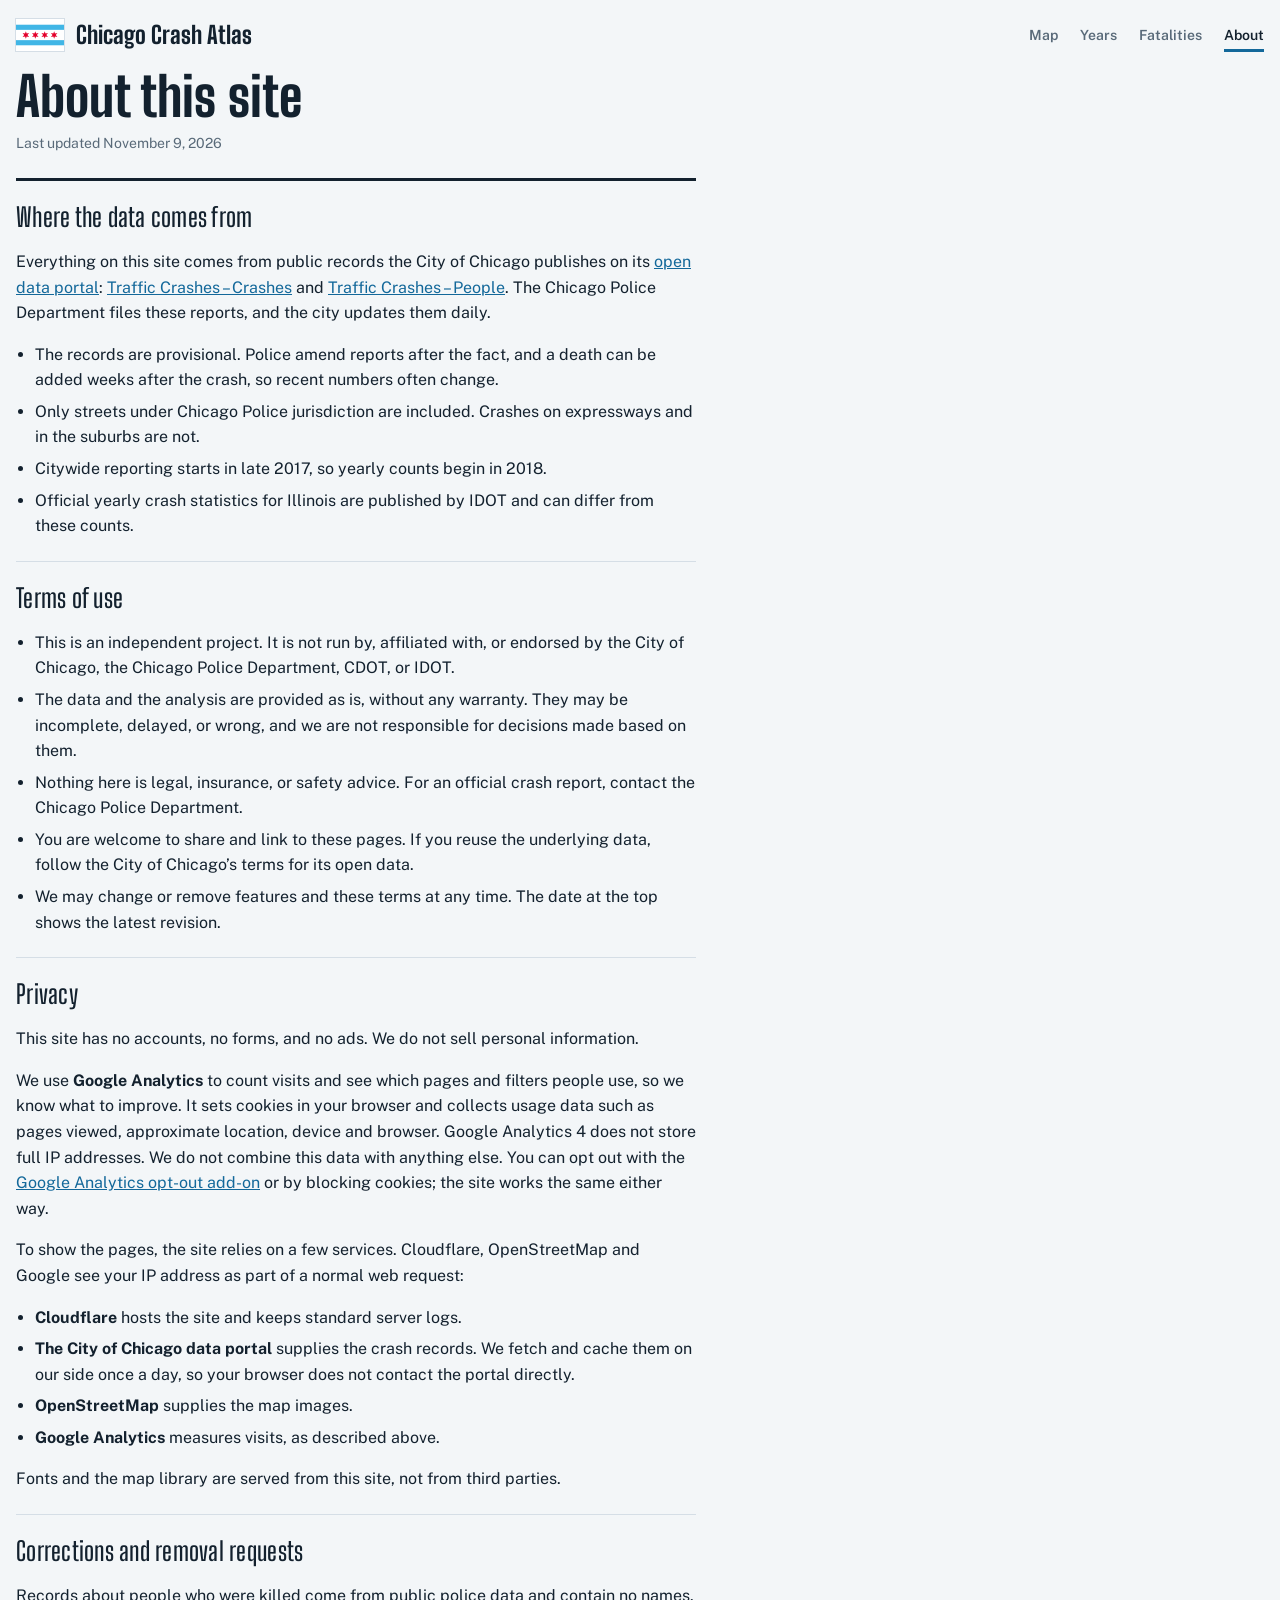
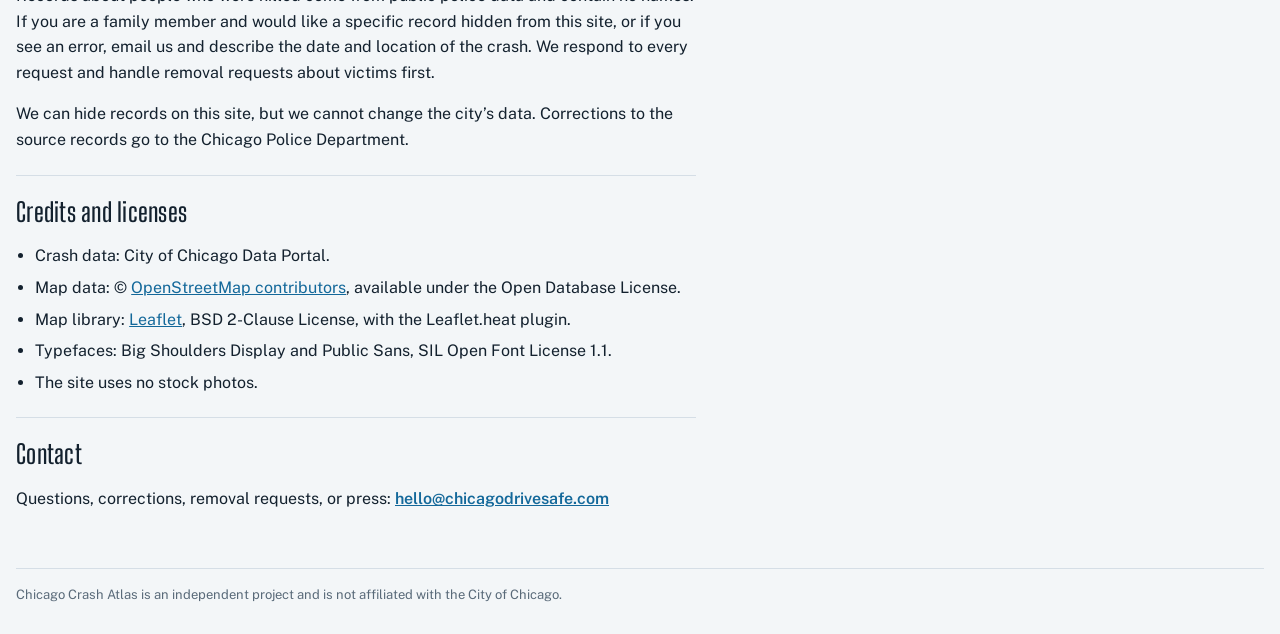
<file: about.html>
<!doctype html>
<html lang="en">
<head>
<meta charset="utf-8">
<meta name="viewport" content="width=device-width, initial-scale=1, viewport-fit=cover">
<title>About, Terms and Privacy | Chicago Crash Atlas</title>
<meta name="description" content="Where Chicago Crash Atlas gets its data, terms of use, privacy, licenses, and how to request a correction or removal.">
<!-- Google tag (GTM-KTRFPG9G) -->
<script async src="https://www.googletagmanager.com/gtm.js?id=GTM-KTRFPG9G"></script>
<script>window.dataLayer=window.dataLayer||[];function gtag(){dataLayer.push(arguments);}gtag("js",new Date());</script>
<meta name="robots" content="index, follow">
<meta name="theme-color" content="#F3F6F8">
<link rel="canonical" href="https://chicagodrivesafe.com/about">
<link rel="icon" href="data:image/svg+xml,%3Csvg xmlns='http://www.w3.org/2000/svg' viewBox='0 0 36 36'%3E%3Crect width='36' height='36' fill='%23fff'/%3E%3Crect y='6' width='36' height='6' fill='%2341B6E6'/%3E%3Crect y='24' width='36' height='6' fill='%2341B6E6'/%3E%3Cpath d='M18 12.5l1.6 3.1 3.4-.6-1.8 3 1.8 3-3.4-.6L18 23.5l-1.6-3.1-3.4.6 1.8-3-1.8-3 3.4.6z' fill='%23E4002B'/%3E%3C/svg%3E">
<link rel="stylesheet" href="/assets/fonts/fonts.css">
<style>
:root{
  --bg:#F3F6F8; --surface:#FFFFFF; --ink:#13212E; --muted:#596A79; --line:#D5DEE6; --accent:#13689A; --fat:#E4002B;
  --f-display:"Big Shoulders Display","Arial Narrow",Impact,sans-serif;
  --f-body:"Public Sans",system-ui,-apple-system,"Segoe UI",Roboto,sans-serif;
  color-scheme:light;
}
*,*::before,*::after{box-sizing:border-box;border-radius:0}
html,body{margin:0}
body{background:var(--bg);color:var(--ink);font:16px/1.6 var(--f-body);-webkit-font-smoothing:antialiased}
:focus-visible{outline:2px solid var(--accent);outline-offset:2px}
.shell{max-width:1500px;margin:0 auto;padding-left:max(16px,env(safe-area-inset-left,0px));padding-right:max(16px,env(safe-area-inset-right,0px))}
.top{display:flex;flex-wrap:wrap;align-items:center;justify-content:space-between;gap:8px 20px;padding-block:18px 6px}
.brand{display:flex;align-items:center;gap:12px;font:800 24px/1 var(--f-display);color:var(--ink);text-decoration:none}
.brand svg{width:48px;height:32px;display:block;outline:1px solid var(--line);background:#fff}
nav{display:flex;gap:22px}
nav a{color:var(--muted);text-decoration:none;font-weight:600;font-size:14px;padding:6px 0}
nav a[aria-current="page"]{color:var(--ink);box-shadow:inset 0 -3px 0 var(--accent)}
h1{margin:10px 0 6px;font:800 clamp(32px,4.3vw,54px)/1.06 var(--f-display)}
.updated{color:var(--muted);font-size:14px;margin:0 0 24px}
article{max-width:68ch;padding-bottom:40px}
section{padding-top:22px;margin-top:22px;border-top:1px solid var(--line)}
section:first-of-type{border-top:3px solid var(--ink)}
h2{margin:0 0 8px;font:600 26px/1.15 var(--f-display);letter-spacing:.01em}
p,li{color:var(--ink)}
ul{padding-left:1.2em}
li+li{margin-top:6px}
a{color:var(--accent)}
.mail{font-weight:600}
footer{padding-block:16px 28px;border-top:1px solid var(--line);color:var(--muted);font-size:13px}
@media (max-width:640px){.brand{font-size:21px}.brand svg{width:39px;height:26px}h1{font-size:34px}body{font-size:15.5px}}
</style>
</head>
<body>
<div class="shell">
  <header class="top">
    <a class="brand" href="/"><span id="flag"></span><span>Chicago Crash Atlas</span></a>
    <nav aria-label="Pages"><a href="/">Map</a><a href="/years">Years</a><a href="/fatalities">Fatalities</a><a href="/about" aria-current="page">About</a></nav>
  </header>

  <article>
    <h1>About this site</h1>
    <p class="updated">Last updated November 9, 2026</p>

    <section id="data">
      <h2>Where the data comes from</h2>
      <p>Everything on this site comes from public records the City of Chicago publishes on its <a href="https://data.cityofchicago.org" target="_blank" rel="noopener">open data portal</a>: <a href="https://data.cityofchicago.org/d/85ca-t3if" target="_blank" rel="noopener">Traffic Crashes – Crashes</a> and <a href="https://data.cityofchicago.org/d/u6pd-qa9d" target="_blank" rel="noopener">Traffic Crashes – People</a>. The Chicago Police Department files these reports, and the city updates them daily.</p>
      <ul>
        <li>The records are provisional. Police amend reports after the fact, and a death can be added weeks after the crash, so recent numbers often change.</li>
        <li>Only streets under Chicago Police jurisdiction are included. Crashes on expressways and in the suburbs are not.</li>
        <li>Citywide reporting starts in late 2017, so yearly counts begin in 2018.</li>
        <li>Official yearly crash statistics for Illinois are published by IDOT and can differ from these counts.</li>
      </ul>
    </section>

    <section id="terms">
      <h2>Terms of use</h2>
      <ul>
        <li>This is an independent project. It is not run by, affiliated with, or endorsed by the City of Chicago, the Chicago Police Department, CDOT, or IDOT.</li>
        <li>The data and the analysis are provided as is, without any warranty. They may be incomplete, delayed, or wrong, and we are not responsible for decisions made based on them.</li>
        <li>Nothing here is legal, insurance, or safety advice. For an official crash report, contact the Chicago Police Department.</li>
        <li>You are welcome to share and link to these pages. If you reuse the underlying data, follow the City of Chicago’s terms for its open data.</li>
        <li>We may change or remove features and these terms at any time. The date at the top shows the latest revision.</li>
      </ul>
    </section>

    <section id="privacy">
      <h2>Privacy</h2>
      <p>This site has no accounts, no forms, and no ads. We do not sell personal information.</p>
      <p>We use <b>Google Analytics</b> to count visits and see which pages and filters people use, so we know what to improve. It sets cookies in your browser and collects usage data such as pages viewed, approximate location, device and browser. Google Analytics 4 does not store full IP addresses. We do not combine this data with anything else. You can opt out with the <a href="https://tools.google.com/dlpage/gaoptout" target="_blank" rel="noopener">Google Analytics opt-out add-on</a> or by blocking cookies; the site works the same either way.</p>
      <p>To show the pages, the site relies on a few services. Cloudflare, OpenStreetMap and Google see your IP address as part of a normal web request:</p>
      <ul>
        <li><b>Cloudflare</b> hosts the site and keeps standard server logs.</li>
        <li><b>The City of Chicago data portal</b> supplies the crash records. We fetch and cache them on our side once a day, so your browser does not contact the portal directly.</li>
        <li><b>OpenStreetMap</b> supplies the map images.</li>
        <li><b>Google Analytics</b> measures visits, as described above.</li>
      </ul>
      <p>Fonts and the map library are served from this site, not from third parties.</p>
    </section>

    <section id="removal">
      <h2>Corrections and removal requests</h2>
      <p>Records about people who were killed come from public police data and contain no names. If you are a family member and would like a specific record hidden from this site, or if you see an error, email us and describe the date and location of the crash. We respond to every request and handle removal requests about victims first.</p>
      <p>We can hide records on this site, but we cannot change the city’s data. Corrections to the source records go to the Chicago Police Department.</p>
    </section>

    <section id="licenses">
      <h2>Credits and licenses</h2>
      <ul>
        <li>Crash data: City of Chicago Data Portal.</li>
        <li>Map data: © <a href="https://www.openstreetmap.org/copyright" target="_blank" rel="noopener">OpenStreetMap contributors</a>, available under the Open Database License.</li>
        <li>Map library: <a href="https://leafletjs.com" target="_blank" rel="noopener">Leaflet</a>, BSD 2-Clause License, with the Leaflet.heat plugin.</li>
        <li>Typefaces: Big Shoulders Display and Public Sans, SIL Open Font License 1.1.</li>
        <li>The site uses no stock photos.</li>
      </ul>
    </section>

    <section id="contact">
      <h2>Contact</h2>
      <p>Questions, corrections, removal requests, or press: <a class="mail" href="mailto:hello@chicagodrivesafe.com">hello@chicagodrivesafe.com</a></p>
    </section>
  </article>

  <footer>Chicago Crash Atlas is an independent project and is not affiliated with the City of Chicago.</footer>
</div>
<script>
(function(){
  let st = "";
  for (const x of [11.5, 22.5, 33.5, 44.5]){ const p = [];
    for (let i = 0; i < 12; i++){ const a = Math.PI/6*i - Math.PI/2, r = i % 2 ? 1.9 : 4.4; p.push((x + r*Math.cos(a)).toFixed(2) + "," + (18 + r*Math.sin(a)).toFixed(2)); }
    st += '<polygon points="' + p.join(" ") + '" fill="#E4002B"/>'; }
  document.getElementById("flag").innerHTML = '<svg viewBox="0 0 56 36" role="img" aria-label="Flag of Chicago"><rect width="56" height="36" fill="#fff"/><rect y="6" width="56" height="6" fill="#41B6E6"/><rect y="24" width="56" height="6" fill="#41B6E6"/>' + st + "</svg>";
})();
</script>
</body>
</html>
</file>
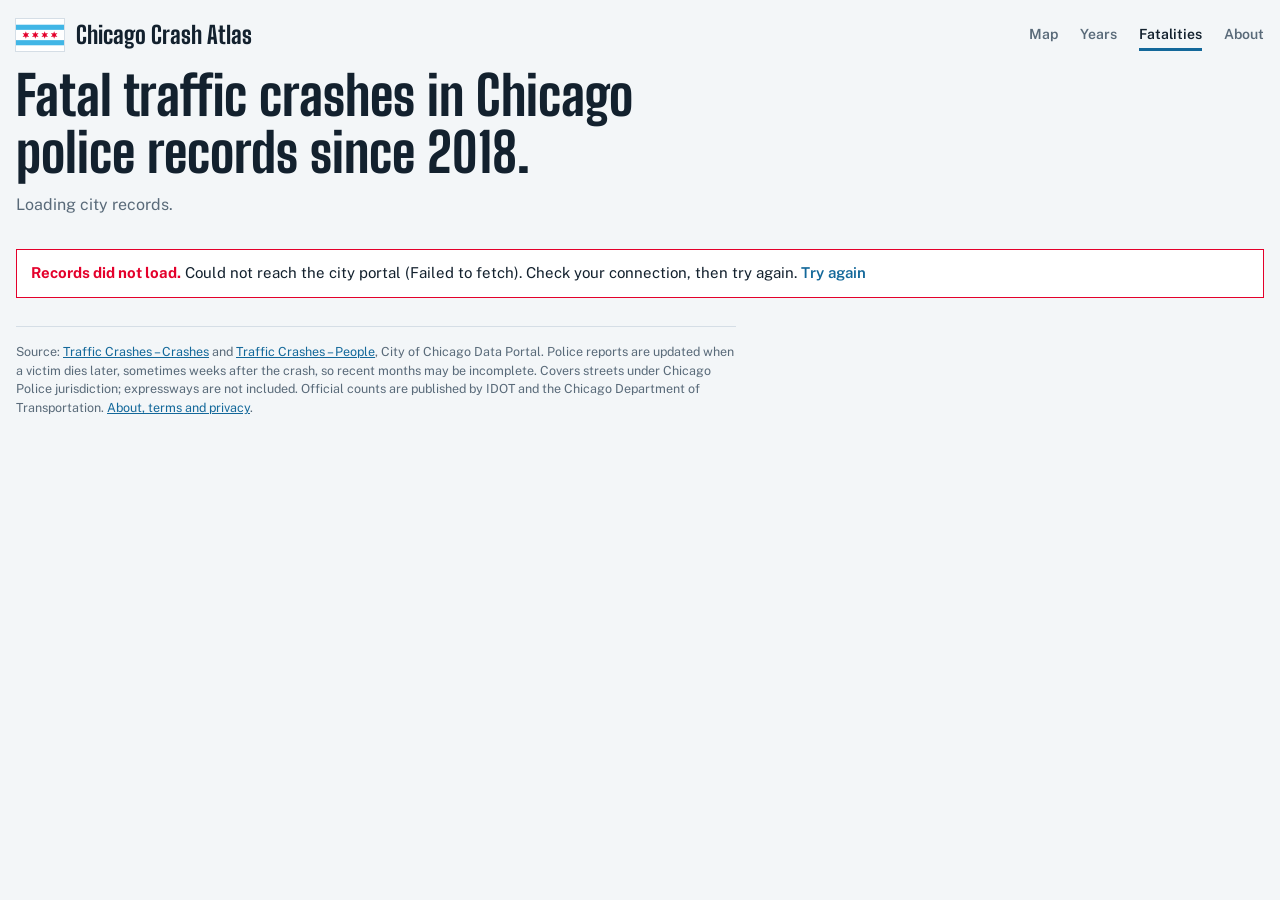
<file: fatalities.html>
<!doctype html>
<html lang="en">
<head>
<meta charset="utf-8">
<meta name="viewport" content="width=device-width, initial-scale=1, viewport-fit=cover">
<title>Chicago Traffic Deaths: Fatal Crashes Since 2018 | Chicago Crash Atlas</title>
<meta name="description" content="Fatal traffic crashes in Chicago police records since 2018, on one map: date, location, who was killed, crash type and cause. Filter pedestrians, cyclists, hit-and-runs.">
<!-- Google tag (GTM-KTRFPG9G) -->
<script async src="https://www.googletagmanager.com/gtm.js?id=GTM-KTRFPG9G"></script>
<script>window.dataLayer=window.dataLayer||[];function gtag(){dataLayer.push(arguments);}gtag("js",new Date());</script>
<meta name="robots" content="index, follow, max-image-preview:large">
<meta name="theme-color" content="#F3F6F8">
<link rel="icon" href="data:image/svg+xml,%3Csvg xmlns='http://www.w3.org/2000/svg' viewBox='0 0 36 36'%3E%3Crect width='36' height='36' fill='%23fff'/%3E%3Crect y='6' width='36' height='6' fill='%2341B6E6'/%3E%3Crect y='24' width='36' height='6' fill='%2341B6E6'/%3E%3Cpath d='M18 12.5l1.6 3.1 3.4-.6-1.8 3 1.8 3-3.4-.6L18 23.5l-1.6-3.1-3.4.6 1.8-3-1.8-3 3.4.6z' fill='%23E4002B'/%3E%3C/svg%3E">
<link rel="canonical" href="https://chicagodrivesafe.com/fatalities">
<meta property="og:url" content="https://chicagodrivesafe.com/fatalities">
<meta property="og:type" content="article">
<meta property="og:site_name" content="Chicago Crash Atlas">
<meta property="og:title" content="Chicago Traffic Deaths: Fatal Crashes Since 2018">
<meta property="og:description" content="Fatal traffic crashes in Chicago police records since 2018, on one map: date, location, who was killed, crash type and cause. Filter pedestrians, cyclists, hit-and-runs.">
<meta property="og:locale" content="en_US">
<meta name="twitter:card" content="summary_large_image">
<meta name="twitter:title" content="Chicago Traffic Deaths: Fatal Crashes Since 2018">
<meta name="twitter:description" content="Fatal traffic crashes in Chicago police records since 2018, on one map: date, location, who was killed, crash type and cause. Filter pedestrians, cyclists, hit-and-runs.">
<script type="application/ld+json">{"@context": "https://schema.org", "@type": "Dataset", "name": "Chicago traffic crashes", "description": "Traffic crashes on City of Chicago streets reported by the Chicago Police Department, including injuries, fatalities, location, time, crash type and primary contributing cause. Updated daily.", "creator": {"@type": "GovernmentOrganization", "name": "City of Chicago", "url": "https://data.cityofchicago.org"}, "isBasedOn": "https://data.cityofchicago.org/d/85ca-t3if", "spatialCoverage": {"@type": "Place", "name": "Chicago, Illinois", "geo": {"@type": "GeoShape", "box": "41.64 -87.94 42.02 -87.52"}}, "temporalCoverage": "2018-01-01/..", "keywords": ["Chicago car crashes", "Chicago traffic accidents", "Chicago crash map", "Vision Zero Chicago", "traffic deaths"], "distribution": [{"@type": "DataDownload", "encodingFormat": "application/json", "contentUrl": "https://data.cityofchicago.org/resource/85ca-t3if.json"}]}</script>
<link rel="preload" href="/assets/fonts/big-shoulders-display-latin-800-normal.woff2" as="font" type="font/woff2" crossorigin>
<link rel="preload" href="/assets/fonts/public-sans-latin-400-normal.woff2" as="font" type="font/woff2" crossorigin>
<link rel="stylesheet" href="/assets/fonts/fonts.css">
<link rel="stylesheet" href="/assets/leaflet/leaflet.css">
<link rel="preconnect" href="https://tile.openstreetmap.org">
<script defer src="/assets/leaflet/leaflet.js"></script>
<style>
/* Layout: a plain statement, then a sticky map beside the record of every fatal crash; summaries close the page. Quiet palette, red reserved for deaths. */
:root{
  --bg:#F3F6F8; --surface:#FFFFFF; --surface-2:#F0F4F7; --ink:#13212E; --muted:#596A79; --line:#D5DEE6;
  --accent:#13689A; --fat:#E4002B; --cell0:#E2EAF0;
  --f-display:"Big Shoulders Display","Arial Narrow",Impact,sans-serif;
  --f-body:"Public Sans",system-ui,-apple-system,"Segoe UI",Roboto,sans-serif;
  color-scheme:light;
}
*,*::before,*::after{box-sizing:border-box;border-radius:0}
html,body{margin:0}
body{background:var(--bg);color:var(--ink);font:15px/1.5 var(--f-body);-webkit-font-smoothing:antialiased}
button,input{font:inherit;color:inherit}
button{cursor:pointer}
:focus-visible{outline:2px solid var(--accent);outline-offset:2px}
.shell{max-width:1500px;margin:0 auto;padding-left:max(16px,env(safe-area-inset-left,0px));padding-right:max(16px,env(safe-area-inset-right,0px))}

.top{display:flex;flex-wrap:wrap;align-items:center;justify-content:space-between;gap:8px 20px;padding-block:18px 6px}
.brand{display:flex;align-items:center;gap:12px;font:800 24px/1 var(--f-display);color:var(--ink);text-decoration:none}
.brand svg{width:48px;height:32px;display:block;outline:1px solid var(--line);background:#fff}
nav{display:flex;gap:22px}
nav a{color:var(--muted);text-decoration:none;font-weight:600;font-size:14px;padding:6px 0}
nav a[aria-current="page"]{color:var(--ink);box-shadow:inset 0 -3px 0 var(--accent)}
@media (hover:hover) and (pointer:fine){nav a:hover{color:var(--ink)}}

.lede{padding-block:10px 20px;max-width:64rem}
.headline{margin:0;font:800 clamp(30px,4.3vw,54px)/1.06 var(--f-display);text-wrap:balance}
.headline .num{font-variant-numeric:tabular-nums;text-decoration:underline 4px var(--fat);text-underline-offset:.14em}
.deck{margin:12px 0 0;color:var(--muted);font-size:16px;max-width:66ch}
.deck b{color:var(--ink)}
.deck button{border:0;background:none;padding:0;color:var(--accent);font-weight:600}

.filters{display:flex;flex-wrap:wrap;align-items:flex-end;gap:14px 28px;padding:16px 0;border-top:3px solid var(--ink);border-bottom:1px solid var(--line)}
.fgroup{display:flex;flex-direction:column;gap:6px;min-width:0}
.flabel{font-size:12.5px;color:var(--muted);font-weight:500}
.opts{display:flex;flex-wrap:wrap;gap:2px}
.opts button{border:1px solid var(--line);background:var(--surface);padding:6px 10px;font-size:13.5px;font-weight:600;color:var(--muted);transition:transform 140ms cubic-bezier(.23,1,.32,1)}
.opts button:active{transform:scale(.97)}
.opts button[aria-pressed="true"]{background:var(--ink);border-color:var(--ink);color:var(--surface)}
.search{border:1px solid var(--line);background:var(--surface);padding:6px 10px;font-size:14px;width:220px;max-width:100%}
.count{margin-left:auto;font-size:14px;color:var(--muted);align-self:center}
.count b{color:var(--ink);font-variant-numeric:tabular-nums}

.main{display:grid;grid-template-columns:minmax(0,1.15fr) minmax(0,1fr);height:min(80vh,820px);min-height:520px;margin-top:20px;outline:1px solid var(--line);background:var(--surface)}
.mapbox{position:relative;height:100%;background:var(--surface-2);border-right:1px solid var(--line)}
.listbox{position:relative;height:100%;overflow-y:auto;overscroll-behavior:contain;scrollbar-width:thin;scrollbar-color:var(--line) transparent}
.listbox::-webkit-scrollbar{width:8px}.listbox::-webkit-scrollbar-thumb{background:var(--line)}
@media (max-width:960px){.main{grid-template-columns:minmax(0,1fr);height:auto;min-height:0}.mapbox{height:380px;border-right:0;border-bottom:1px solid var(--line)}.listbox{height:70vh}}
.mhead{position:sticky;top:0;z-index:2;display:flex;justify-content:space-between;align-items:baseline;gap:12px;padding:10px 18px 8px;background:var(--surface);border-bottom:2px solid var(--ink);font:800 20px/1 var(--f-display)}
.mhead span{font:500 12.5px var(--f-body);color:var(--muted)}
.sentinel{height:1px}
.tolist{position:absolute;z-index:500;left:12px;bottom:12px;background:var(--surface);outline:1px solid var(--line);padding:7px 12px;font-size:13px;color:var(--muted)}
#map{position:absolute;inset:0}
.leaflet-tile-pane{filter:saturate(.35) contrast(.95) brightness(1.04)}
.leaflet-popup-content-wrapper,.leaflet-popup-tip,.leaflet-bar a{border-radius:0!important}
.leaflet-popup-content{margin:12px 14px;font:14px/1.45 var(--f-body)}
.fstar{background:none;border:0}
.fstar svg{display:block;filter:drop-shadow(0 1px 1.5px rgba(0,0,0,.4))}
.fstar svg{transition:transform 140ms cubic-bezier(.23,1,.32,1)}
.fstar.hl svg{transform:scale(2.1);filter:drop-shadow(0 0 3px rgba(19,33,46,.7))}

.list{list-style:none;margin:0;padding:0}
.entry{display:grid;grid-template-columns:80px minmax(0,1fr);gap:4px 14px;padding:14px 18px;border-bottom:1px solid var(--line);scroll-margin-top:48px;transition:background-color 120ms ease}
@media (hover:hover) and (pointer:fine){.entry:hover{background:var(--surface-2)}}
.entry.hl{background:linear-gradient(90deg,color-mix(in oklab,var(--fat) 9%,transparent),transparent 70%)}
.when{font-size:13px;color:var(--muted);font-variant-numeric:tabular-nums;line-height:1.35}
.when b{display:block;color:var(--ink);font:800 20px/1.05 var(--f-display)}
.what{min-width:0}
.addr{display:inline;border:0;background:none;padding:0;text-align:left;font:600 22px/1.1 var(--f-display);letter-spacing:.01em}
@media (hover:hover) and (pointer:fine){.addr:hover{color:var(--accent)}}
.victims{margin:4px 0 0;font-weight:600}
.victims .v{display:inline-flex;align-items:center;gap:6px;margin-right:14px}
.victims svg{width:12px;height:12px;flex:none}
.facts{margin:6px 0 0;font-size:13.5px;color:var(--muted)}
.facts span{margin-right:14px;display:inline-block}
.tag{display:inline-block;font-size:11.5px;font-weight:700;padding:2px 6px;border:1px solid var(--ink);margin-right:6px;vertical-align:1px;color:var(--ink)}
.more{margin:0;border:1px solid var(--ink);background:var(--surface);padding:10px 16px;font-weight:600;width:100%}
.more:active{transform:scale(.99)}
.more[hidden]{display:none}
.empty{color:var(--muted);padding:24px 0}

.summ{display:grid;grid-template-columns:repeat(3,minmax(0,1fr));gap:36px;margin-top:36px;padding-top:24px;border-top:3px solid var(--ink)}
@media (max-width:1100px){.summ{grid-template-columns:minmax(0,1fr)}}
h2{margin:0 0 6px;font:600 22px/1.15 var(--f-display);letter-spacing:.01em}
.sub{margin:0 0 14px;font-size:13px;color:var(--muted)}
.ytab{width:100%;border-collapse:collapse;font-size:14px;font-variant-numeric:tabular-nums}
.ytab th{font-size:12px;font-weight:600;color:var(--muted);text-align:right;padding:0 0 6px 8px;border-bottom:1px solid var(--ink)}
.ytab td{text-align:right;padding:6px 0 6px 8px;border-bottom:1px solid var(--line)}
.ytab th:first-child,.ytab td:first-child{text-align:left;padding-left:0}
.ytab td.k{color:var(--fat);font-weight:700}
.ytab tr.tot td{font-weight:700;border-top:2px solid var(--ink);border-bottom:0}
.ages{display:grid;gap:7px}
.arow{display:grid;grid-template-columns:62px minmax(0,1fr) 40px;align-items:center;gap:10px;font-size:13px}
.arow .lab{color:var(--muted);font-variant-numeric:tabular-nums}
.arow .n{text-align:right;font-weight:600;font-variant-numeric:tabular-nums}
.stack{display:flex;gap:2px;height:16px}
.stack i{display:block;height:100%}
.m{background:var(--ink)} .f{background:var(--accent)} .u{background:var(--line)}
.legend{display:flex;flex-wrap:wrap;gap:4px 14px;margin-top:12px;font-size:12px;color:var(--muted)}
.legend span{display:inline-flex;align-items:center;gap:6px}
.legend i{width:10px;height:10px;display:inline-block}
.hours{display:grid;grid-template-columns:repeat(24,minmax(0,1fr));gap:2px;height:150px;align-items:end}
.hours span{display:block;background:var(--fat)}
.hours span.day{background:color-mix(in oklab,var(--fat) 45%,var(--surface))}
.axis{display:grid;grid-template-columns:repeat(4,1fr);font-size:11px;color:var(--muted);margin-top:6px;border-top:1px solid var(--ink);padding-top:5px}

.loading{display:flex;align-items:center;gap:12px;font-weight:600;padding:24px 0}
.loading[hidden]{display:none}
.spin{width:18px;height:18px;border-radius:50%;border:2.5px solid var(--line);border-top-color:var(--accent);animation:sp .7s linear infinite}
@keyframes sp{to{transform:rotate(360deg)}}
.err{margin-top:12px;padding:12px 14px;border:1px solid var(--fat);background:var(--surface)}
.err[hidden]{display:none}
.err b{color:var(--fat)}
.clear{border:0;background:none;color:var(--accent);font-weight:600;padding:0}
footer{margin-top:28px;padding-block:16px 28px;border-top:1px solid var(--line);color:var(--muted);font-size:12.5px;max-width:90ch}
footer a{color:var(--accent)}
.tip{position:fixed;z-index:2000;pointer-events:none;background:var(--surface);color:var(--ink);border:1px solid var(--line);box-shadow:0 6px 20px rgba(19,33,46,.10);padding:8px 10px;font-size:13px;line-height:1.4;opacity:0;transition:opacity 120ms ease;max-width:240px}
.tip.on{opacity:1}
@media (prefers-reduced-motion:reduce){*{transition-duration:0ms!important}.spin{animation-duration:2s}}

/* ---- phone ---- */
@media (max-width:640px){
  .top{padding-block:12px 4px;gap:6px 16px}
  .brand{font-size:21px!important;gap:10px}
  .brand svg{width:39px!important;height:26px!important}
  nav,.nav{gap:18px}
  .lede{padding-block:6px 16px}
  .headline{font-size:31px!important;line-height:1.08}
  .deck{font-size:15px}
}
@media (max-width:640px){
  .filters{gap:12px;padding:12px 0}
  .fgroup{width:100%}
  .opts{flex-wrap:nowrap;overflow-x:auto;scrollbar-width:none;margin-right:-16px;padding-right:16px}
  .opts::-webkit-scrollbar{display:none}
  .opts button{flex:none;padding:8px 12px}
  .search{width:100%;font-size:16px}
  .count{margin-left:0}
  .main{margin-top:14px}
  .mapbox{height:52vh;min-height:320px}
  .tolist{display:none}
  .entry{grid-template-columns:62px minmax(0,1fr);padding:14px 12px;gap:4px 12px}
  .when b{font-size:18px}
  .addr{font-size:20px}
  .facts span{margin-right:10px}
  .mhead{padding:9px 12px 7px;font-size:18px}
  .summ{gap:30px;margin-top:28px}
  .ytab{font-size:12.5px}
  .hours{height:120px;gap:1px}
}
@media (max-width:960px){ .listbox{height:auto;overflow:visible} .mhead{top:0} }
</style>
</head>
<body>
<div class="shell">
  <header class="top">
    <a class="brand" href="/"><span id="flag"></span><span>Chicago Crash Atlas</span></a>
    <nav aria-label="Pages"><a href="/">Map</a><a href="/years">Years</a><a href="/fatalities" aria-current="page">Fatalities</a><a href="/about">About</a></nav>
  </header>

  <section class="lede" aria-live="polite">
    <h1 class="headline" id="headline">Fatal traffic crashes in Chicago police records since 2018.</h1>
    <p class="deck" id="deck">Loading city records.</p>
  </section>

  <div class="loading" id="loading"><span class="spin"></span>Loading fatal crash records. This takes a few seconds.</div>
  <div class="err" id="err" role="alert" hidden></div>

  <div id="content" hidden>
    <div class="filters">
      <div class="fgroup"><span class="flabel">Year</span><div class="opts" id="fYear" role="group" aria-label="Year"></div></div>
      <div class="fgroup"><span class="flabel">Who died</span><div class="opts" id="fWho" role="group" aria-label="Who died">
        <button type="button" data-w="all" aria-pressed="true">Everyone</button>
        <button type="button" data-w="ped" aria-pressed="false">Pedestrians</button>
        <button type="button" data-w="cyc" aria-pressed="false">Cyclists</button>
        <button type="button" data-w="veh" aria-pressed="false">In vehicles</button>
      </div></div>
      <div class="fgroup"><span class="flabel">Driver fled</span><div class="opts" id="fHr" role="group" aria-label="Hit and run">
        <button type="button" data-h="all" aria-pressed="true">Any</button>
        <button type="button" data-h="y" aria-pressed="false">Hit-and-run only</button>
      </div></div>
      <div class="fgroup"><label class="flabel" for="fStreet">Street</label><input class="search" id="fStreet" type="search" placeholder="e.g. Western" autocomplete="off"></div>
      <div class="count" id="count"></div>
    </div>

    <div class="main">
      <div class="mapbox"><div id="map"></div><div class="tolist">Click a star to find it in the list</div></div>
      <div class="listbox" id="listbox">
        <ol class="list" id="list"></ol>
        <button type="button" class="more" id="more" hidden>Show more</button>
      </div>
    </div>

    <section class="summ">
      <div>
        <h2>By year</h2>
        <p class="sub">Matches the filters above, across all years.</p>
        <table class="ytab"><thead><tr><th>Year</th><th>Crashes</th><th>Killed</th><th>Pedestrians</th><th>Cyclists</th><th>Driver fled</th></tr></thead><tbody id="ytab"></tbody></table>
      </div>
      <div>
        <h2>Age and sex of the people killed</h2>
        <p class="sub">As recorded in the police report.</p>
        <div class="ages" id="ages"></div>
        <div class="legend"><span><i class="m"></i>Men</span><span><i class="f"></i>Women</span><span><i class="u"></i>Not recorded</span></div>
      </div>
      <div>
        <h2>Hour of the crash</h2>
        <p class="sub">Darker bars are hours police logged as dark outside for most of these crashes.</p>
        <div class="hours" id="hours"></div>
        <div class="axis"><span>midnight</span><span>6 am</span><span>noon</span><span>6 pm</span></div>
      </div>
    </section>
  </div>

  <footer>
    Source: <a href="https://data.cityofchicago.org/d/85ca-t3if" target="_blank" rel="noopener">Traffic Crashes – Crashes</a> and <a href="https://data.cityofchicago.org/d/u6pd-qa9d" target="_blank" rel="noopener">Traffic Crashes – People</a>, City of Chicago Data Portal.
    Police reports are updated when a victim dies later, sometimes weeks after the crash, so recent months may be incomplete. Covers streets under Chicago Police jurisdiction; expressways are not included. Official counts are published by IDOT and the Chicago Department of Transportation.
   <a href="/about">About, terms and privacy</a>.
  </footer>
</div>
<div class="tip" id="tip" role="tooltip"></div>

<script>
document.addEventListener("DOMContentLoaded", function(){
"use strict";
const RES = location.hostname.endsWith("chicagodrivesafe.com") || location.hostname.endsWith(".workers.dev") ? "/api/" : "https://data.cityofchicago.org/resource/", W = "crash_date >= '2018-01-01T00:00:00'";
const $ = id => document.getElementById(id);
const track = (name, params) => { try { if (window.gtag) window.gtag("event", name, params || {}); } catch (e) {} };
const fmt = n => Number(n).toLocaleString("en-US");
const esc = s => String(s).replace(/[&<>"]/g, c => ({"&":"&amp;","<":"&lt;",">":"&gt;",'"':"&quot;"}[c]));
const tc = s => s.toLowerCase().replace(/(^|[\s\-\/(])([a-z])/g, (m, p, c) => p + c.toUpperCase());
const sc = s => { s = s.toLowerCase(); return s.charAt(0).toUpperCase() + s.slice(1); };
const q = (id, o) => RES + id + ".json?" + Object.entries(o).map(([k,v]) => k + "=" + encodeURIComponent(v)).join("&");
const ok = r => { if (!r.ok) throw new Error("the portal returned " + r.status); return r.json(); };

const TYPE = { "PEDALCYCLIST":"Cyclist struck", "PEDESTRIAN":"Pedestrian struck", "PARKED MOTOR VEHICLE":"Hit parked vehicle", "FIXED OBJECT":"Hit fixed object", "HEAD ON":"Head-on", "REAR END":"Rear-end", "ANGLE":"Angle", "TURNING":"Turning", "OVERTURNED":"Rollover", "SIDESWIPE SAME DIRECTION":"Sideswipe", "SIDESWIPE OPPOSITE DIRECTION":"Sideswipe, oncoming" };
const CAUSE = {
  "OPERATING VEHICLE IN ERRATIC, RECKLESS, CARELESS, NEGLIGENT OR AGGRESSIVE MANNER":"Reckless or aggressive driving",
  "UNDER THE INFLUENCE OF ALCOHOL/DRUGS (USE WHEN ARREST IS EFFECTED)":"Under the influence",
  "HAD BEEN DRINKING (USE WHEN ARREST IS NOT MADE)":"Had been drinking",
  "VISION OBSCURED (SIGNS, TREE LIMBS, BUILDINGS, ETC.)":"Vision obscured",
  "FAILING TO REDUCE SPEED TO AVOID CRASH":"Failed to reduce speed",
  "FAILING TO YIELD RIGHT-OF-WAY":"Failed to yield",
  "DISTRACTION - OTHER ELECTRONIC DEVICE (NAVIGATION DEVICE, DVD PLAYER, ETC.)":"Distracted by a device",
  "EVASIVE ACTION DUE TO ANIMAL, OBJECT, NONMOTORIST":"Evasive action"
};
const NO_CAUSE = new Set(["UNABLE TO DETERMINE","NOT APPLICABLE"]);
const ROLE = { PEDESTRIAN:"Pedestrian", BICYCLE:"Cyclist", DRIVER:"Driver", PASSENGER:"Passenger", "NON-MOTOR VEHICLE":"Scooter or other non-motor rider", "NON-CONTACT VEHICLE":"Driver" };

function star(size){
  const p = []; for (let i = 0; i < 12; i++){ const a = Math.PI/6*i - Math.PI/2, r = i % 2 ? 4.3 : 10; p.push((12 + r*Math.cos(a)).toFixed(2) + "," + (12 + r*Math.sin(a)).toFixed(2)); }
  return '<svg viewBox="0 0 24 24" width="' + size + '" height="' + size + '" aria-hidden="true"><polygon points="' + p.join(" ") + '" fill="#E4002B"/></svg>';
}
function flagSVG(){
  let st = "";
  for (const x of [11.5, 22.5, 33.5, 44.5]){ const pts = [];
    for (let i = 0; i < 12; i++){ const a = Math.PI/6*i - Math.PI/2, r = i % 2 ? 1.9 : 4.4; pts.push((x + r*Math.cos(a)).toFixed(2) + "," + (18 + r*Math.sin(a)).toFixed(2)); }
    st += '<polygon points="' + pts.join(" ") + '" fill="#E4002B"/>'; }
  return '<svg viewBox="0 0 56 36" role="img" aria-label="Flag of Chicago"><rect width="56" height="36" fill="#fff"/><rect y="6" width="56" height="6" fill="#41B6E6"/><rect y="24" width="56" height="6" fill="#41B6E6"/>' + st + "</svg>";
}
$("flag").innerHTML = flagSVG();

const S = { crashes:[], f:[], year:"all", who:"all", hr:"all", street:"", shown:40, sel:null };
let map, layer, markers = new Map();

function victimText(v){
  const role = ROLE[v.type] || "Person";
  const age = v.age > 0 && v.age < 110 ? v.age : null;
  const sex = v.sex === "M" ? "man" : v.sex === "F" ? "woman" : "";
  if (age && sex) return role + ", " + age + "-year-old " + sex;
  if (age) return role + ", age " + age;
  if (sex) return role + ", " + sex;
  return role;
}

async function load(){
  $("err").hidden = true; $("loading").hidden = false;
  try {
    const [c, p] = await Promise.all([
      fetch(q("85ca-t3if", { "$select":"crash_record_id,crash_date,crash_hour,street_no,street_direction,street_name,latitude,longitude,first_crash_type,prim_contributory_cause,hit_and_run_i,lighting_condition,injuries_fatal,injuries_total,posted_speed_limit",
        "$where": W + " AND injuries_fatal > 0", "$order":"crash_date DESC", "$limit":"10000" })).then(ok),
      fetch(q("u6pd-qa9d", { "$select":"crash_record_id,person_type,age,sex", "$where": W + " AND injury_classification = 'FATAL'", "$limit":"10000" })).then(ok)
    ]);
    const byId = new Map();
    for (const r of p){ const a = byId.get(r.crash_record_id) || []; a.push({ type:r.person_type, age: r.age != null ? +r.age : null, sex:r.sex }); byId.set(r.crash_record_id, a); }
    S.crashes = c.map(r => {
      const d = new Date(r.crash_date), street = r.street_name ? tc(r.street_name.trim()) : "";
      const v = byId.get(r.crash_record_id) || Array.from({length: +r.injuries_fatal || 1}, () => ({type:"", age:null, sex:""}));
      return { id:r.crash_record_id, date:d, yr:d.getFullYear(), hour: r.crash_hour != null ? +r.crash_hour : d.getHours(),
        lat:+r.latitude, lon:+r.longitude, street, addr:[r.street_no, r.street_direction, street].filter(Boolean).join(" "),
        type:r.first_crash_type || "", cause:r.prim_contributory_cause || "", hr:r.hit_and_run_i === "Y",
        dark: /DARK/.test(r.lighting_condition || ""), light:r.lighting_condition || "", speed: +r.posted_speed_limit || 0,
        others: Math.max(0, (+r.injuries_total || 0) - (+r.injuries_fatal || 0)), victims:v };
    });
    build();
  } catch (e){
    $("err").innerHTML = "<b>Records did not load.</b> " + (location.protocol === "file:"
      ? "Open this page through the local server: <code>http://localhost:8000/fatalities.html</code>."
      : "Could not reach the city portal (" + esc(e.message) + "). Check your connection, then try again.") + ' <button type="button" class="clear" id="retry">Try again</button>';
    $("err").hidden = false; $("retry").onclick = load;
  } finally { $("loading").hidden = true; }
}

function build(){
  const all = S.crashes, people = all.reduce((s,c) => s + c.victims.length, 0);
  $("headline").innerHTML = '<span class="num">' + fmt(people) + "</span> people have died in crashes on Chicago streets since 2018, according to police records.";
  const last = all[0];
  if (last){
    const when = last.date.toLocaleDateString("en-US", {month:"long", day:"numeric", year:"numeric"});
    $("deck").innerHTML = "The most recent record is from <b>" + esc(when) + "</b>: " + esc(last.victims.map(victimText).join("; ").toLowerCase()) +
      (last.addr ? ", at " + esc(last.addr) : "") + '. <button type="button" id="seeLast">Show it on the map</button>';
    $("seeLast").onclick = () => { S.year = "all"; S.who = "all"; S.hr = "all"; S.street = ""; $("fStreet").value = ""; syncButtons(); apply(); focusCrash(last.id, true); };
  }
  const years = [...new Set(all.map(c => c.yr))].sort((a,b) => b - a);
  $("fYear").innerHTML = '<button type="button" data-y="all" aria-pressed="true">All</button>' + years.map(y => '<button type="button" data-y="' + y + '" aria-pressed="false">' + y + "</button>").join("");
  $("content").hidden = false;

  map = L.map("map", { zoomControl:false, scrollWheelZoom:false }).setView([41.84, -87.68], 11);
  L.control.zoom({ position:"bottomright" }).addTo(map);
  L.tileLayer("https://tile.openstreetmap.org/{z}/{x}/{y}.png", { maxZoom:19, attribution:'&copy; <a href="https://www.openstreetmap.org/copyright">OpenStreetMap</a>' }).addTo(map);
  map.on("click focus", () => map.scrollWheelZoom.enable());
  map.on("mouseout blur", () => map.scrollWheelZoom.disable());
  layer = L.featureGroup().addTo(map);
  apply();
}

const whoOk = c => S.who === "all" ? true : c.victims.some(v => S.who === "ped" ? v.type === "PEDESTRIAN" : S.who === "cyc" ? v.type === "BICYCLE" : (v.type === "DRIVER" || v.type === "PASSENGER"));
const streetOk = c => !S.street || c.street.toLowerCase().includes(S.street);
const hrOk = c => S.hr === "all" || c.hr;

function apply(){
  S.f = S.crashes.filter(c => (S.year === "all" || c.yr === +S.year) && whoOk(c) && hrOk(c) && streetOk(c));
  S.shown = 40;
  const killed = S.f.reduce((s,c) => s + c.victims.length, 0);
  $("count").innerHTML = "<b>" + fmt(S.f.length) + "</b> " + (S.f.length === 1 ? "crash" : "crashes") + ", <b>" + fmt(killed) + "</b> killed";
  renderMap(); renderList(); renderSumm();
}

function popup(c){
  return '<b style="font:600 18px/1.1 var(--f-display)">' + esc(c.addr || "Address not listed") + '</b><br><span style="color:var(--muted)">' +
    esc(c.date.toLocaleString("en-US", {month:"short", day:"numeric", year:"numeric", hour:"numeric", minute:"2-digit"})) + "</span><br>" +
    esc(c.victims.map(victimText).join("; "));
}
function renderMap(){
  layer.clearLayers(); markers.clear();
  const sz = S.f.length > 300 ? 11 : S.f.length > 80 ? 14 : 18;
  for (const c of S.f){
    if (!isFinite(c.lat) || !isFinite(c.lon) || !c.lat) continue;
    const m = L.marker([c.lat, c.lon], { icon:L.divIcon({ className:"fstar", html:star(sz), iconSize:[sz,sz], iconAnchor:[sz/2,sz/2] }), keyboard:false, title:c.addr });
    m.bindPopup(popup(c), { maxWidth:280 });
    m.on("click", () => focusCrash(c.id, false));
    m.addTo(layer); markers.set(c.id, m);
  }
  if (S.f.length && layer.getLayers().length && (S.year !== "all" || S.who !== "all" || S.street || S.hr !== "all")) map.fitBounds(layer.getBounds().pad(.1), { maxZoom:14 });
}

function entryHTML(c){
  const d = c.date;
  const cause = c.cause && !NO_CAUSE.has(c.cause) ? (CAUSE[c.cause] || sc(c.cause)) : "";
  const facts = [TYPE[c.type] || (c.type ? sc(c.type) : ""), cause ? "Cause: " + cause : "", c.others ? c.others + " others hurt" : "", c.speed ? c.speed + " mph limit" : "", c.dark ? "Dark" : ""].filter(Boolean);
  return '<li class="entry' + (S.sel === c.id ? " hl" : "") + '" id="c-' + c.id.slice(0,16) + '">' +
    '<div class="when"><b>' + d.toLocaleDateString("en-US", {month:"short", day:"numeric"}) + "</b>" + d.getFullYear() + "<br>" + d.toLocaleTimeString("en-US", {hour:"numeric", minute:"2-digit"}) + "</div>" +
    '<div class="what"><button type="button" class="addr" data-id="' + c.id + '">' + esc(c.addr || "Address not listed") + "</button>" +
    '<p class="victims">' + c.victims.map(v => '<span class="v">' + star(12) + esc(victimText(v)) + "</span>").join("") + "</p>" +
    '<p class="facts">' + (c.hr ? '<span class="tag">Driver fled</span>' : "") + facts.map(f => "<span>" + esc(f) + "</span>").join("") + "</p></div></li>";
}
const MONTHS = {};
function monthKey(d){ return d.getFullYear() + "-" + d.getMonth(); }
function renderList(keepScroll){
  const box = $("listbox"), top = box.scrollTop;
  for (const k in MONTHS) delete MONTHS[k];
  for (const c of S.f){ const k = monthKey(c.date); const m = MONTHS[k] = MONTHS[k] || {n:0, k:0}; m.n++; m.k += c.victims.length; }
  const items = S.f.slice(0, S.shown);
  let html = "", last = "";
  for (const c of items){
    const k = monthKey(c.date);
    if (k !== last){ last = k; const m = MONTHS[k];
      html += '<li class="mhead">' + c.date.toLocaleDateString("en-US", {month:"long", year:"numeric"}) + "<span>" + m.k + (m.k === 1 ? " person" : " people") + " killed</span></li>"; }
    html += entryHTML(c);
  }
  $("list").innerHTML = items.length ? html + '<li class="sentinel" id="sentinel"></li>' : '<li class="empty" style="padding:24px 18px">No fatal crashes match these filters.</li>';
  const left = S.f.length - S.shown;
  $("more").hidden = left <= 0;
  $("more").textContent = "Show " + Math.min(40, left) + " more of " + fmt(left);
  if (keepScroll) box.scrollTop = top; else box.scrollTop = 0;
  const sen = $("sentinel"); if (sen && left > 0) io.observe(sen);
}
const io = new IntersectionObserver(es => { for (const e of es) if (e.isIntersecting){ io.disconnect(); if (S.shown < S.f.length){ S.shown += 40; renderList(true); } } }, { root: matchMedia("(max-width:960px)").matches ? null : document.getElementById("listbox"), rootMargin: "0px 0px 400px 0px" });
function focusCrash(id, fly){
  S.sel = id;
  const i = S.f.findIndex(c => c.id === id);
  if (i >= S.shown){ S.shown = i + 20; }
  renderList(true);
  const m = markers.get(id);
  if (m){ if (fly) map.setView(m.getLatLng(), Math.max(map.getZoom(), 15)); m.openPopup(); }
  const el = $("c-" + id.slice(0,16));
  const mobile = matchMedia("(max-width:960px)").matches, smooth = matchMedia("(prefers-reduced-motion: reduce)").matches ? "auto" : "smooth";
  if (el && mobile && !fly){ el.scrollIntoView({ behavior:smooth, block:"center" }); return; }
  if (mobile && fly){ document.querySelector(".mapbox").scrollIntoView({ behavior:smooth, block:"start" }); return; }
  if (el){ const box = $("listbox"), off = el.offsetTop - 48;
    if (off < box.scrollTop || off > box.scrollTop + box.clientHeight - el.offsetHeight) box.scrollTo({ top: off, behavior: matchMedia("(prefers-reduced-motion: reduce)").matches ? "auto" : "smooth" }); }
}

function renderSumm(){
  // by year, ignoring the year filter
  const base = S.crashes.filter(c => whoOk(c) && hrOk(c) && streetOk(c));
  const Y = {}, tot = {c:0,k:0,p:0,b:0,h:0};
  for (const c of base){ const o = Y[c.yr] = Y[c.yr] || {c:0,k:0,p:0,b:0,h:0};
    const k = c.victims.length, p = c.victims.filter(v => v.type === "PEDESTRIAN").length, b = c.victims.filter(v => v.type === "BICYCLE").length;
    for (const t of [o, tot]){ t.c++; t.k += k; t.p += p; t.b += b; if (c.hr) t.h++; } }
  const row = (y, o, cls) => '<tr class="' + (cls || "") + '"><td>' + y + "</td><td>" + fmt(o.c) + '</td><td class="k">' + fmt(o.k) + "</td><td>" + fmt(o.p) + "</td><td>" + fmt(o.b) + "</td><td>" + fmt(o.h) + "</td></tr>";
  $("ytab").innerHTML = Object.keys(Y).sort().reverse().map(y => row(y, Y[y])).join("") + row("All", tot, "tot");

  // age x sex, people in current selection
  const bands = [["Under 18",0,17],["18–24",18,24],["25–34",25,34],["35–44",35,44],["45–54",45,54],["55–64",55,64],["65+",65,200]];
  const rows = bands.map(b => ({lab:b[0], m:0, f:0, u:0})); const unk = {lab:"Unknown", m:0, f:0, u:0};
  for (const c of S.f) for (const v of c.victims){
    const a = v.age > 0 && v.age < 110 ? v.age : null; const r = a == null ? unk : rows[bands.findIndex(b => a >= b[1] && a <= b[2])];
    if (v.sex === "M") r.m++; else if (v.sex === "F") r.f++; else r.u++; }
  const all = [...rows, unk], amax = Math.max(1, ...all.map(r => r.m + r.f + r.u));
  $("ages").innerHTML = all.map(r => { const t = r.m + r.f + r.u, w = x => (x / amax * 100).toFixed(2) + "%";
    return '<div class="arow" data-tip="<b>' + r.lab + "</b><br>" + r.m + " men, " + r.f + " women" + (r.u ? ", " + r.u + " not recorded" : "") + '"><span class="lab">' + r.lab +
      '</span><span class="stack">' + (r.m ? '<i class="m" style="width:' + w(r.m) + '"></i>' : "") + (r.f ? '<i class="f" style="width:' + w(r.f) + '"></i>' : "") + (r.u ? '<i class="u" style="width:' + w(r.u) + '"></i>' : "") +
      '</span><span class="n">' + fmt(t) + "</span></div>"; }).join("");

  // hour of day
  const H = Array.from({length:24}, () => ({n:0, dark:0}));
  for (const c of S.f) if (c.hour >= 0 && c.hour < 24){ H[c.hour].n++; if (c.dark) H[c.hour].dark++; }
  const hmax = Math.max(1, ...H.map(h => h.n));
  $("hours").innerHTML = H.map((h, i) => { const lab = (i % 12 || 12) + (i < 12 ? " am" : " pm");
    return '<span class="' + (h.dark * 2 > h.n ? "" : "day") + '" style="height:' + (h.n / hmax * 100).toFixed(1) + '%" data-tip="<b>' + lab + "</b><br>" + h.n + " fatal " + (h.n === 1 ? "crash" : "crashes") + '"></span>'; }).join("");
}

function syncButtons(){
  $("fYear").querySelectorAll("button").forEach(b => b.setAttribute("aria-pressed", String(b.dataset.y === String(S.year))));
  $("fWho").querySelectorAll("button").forEach(b => b.setAttribute("aria-pressed", String(b.dataset.w === S.who)));
  $("fHr").querySelectorAll("button").forEach(b => b.setAttribute("aria-pressed", String(b.dataset.h === S.hr)));
}
$("fYear").addEventListener("click", e => { const b = e.target.closest("button"); if (!b) return; S.year = b.dataset.y; syncButtons(); track("filter_year", { year: S.year }); apply(); });
$("fWho").addEventListener("click", e => { const b = e.target.closest("button"); if (!b) return; S.who = b.dataset.w; syncButtons(); track("filter_victim", { who: S.who }); apply(); });
$("fHr").addEventListener("click", e => { const b = e.target.closest("button"); if (!b) return; S.hr = b.dataset.h; syncButtons(); track("filter_hit_and_run", { value: S.hr }); apply(); });
let st, st2; $("fStreet").addEventListener("input", e => { clearTimeout(st); st = setTimeout(() => { S.street = e.target.value.trim().toLowerCase(); apply(); }, 200); clearTimeout(st2); st2 = setTimeout(() => { if (S.street) track("search_street", { search_term: S.street }); }, 1500); });
$("more").addEventListener("click", () => { S.shown += 40; renderList(true); });
$("list").addEventListener("click", e => { const b = e.target.closest(".addr"); if (b){ track("crash_open", { source: "list" }); focusCrash(b.dataset.id, true); } });
let hot = null;
$("list").addEventListener("pointerover", e => { const li = e.target.closest(".entry"); const id = li && li.querySelector(".addr") && li.querySelector(".addr").dataset.id;
  if (hot && hot !== id){ const m = markers.get(hot); if (m && m._icon){ m._icon.classList.remove("hl"); m.setZIndexOffset(0); } }
  hot = id || null; if (id){ const m = markers.get(id); if (m && m._icon){ m._icon.classList.add("hl"); m.setZIndexOffset(1000); } } });

const tip = $("tip");
document.addEventListener("pointerover", e => { const t = e.target.closest("[data-tip]"); if (!t){ tip.classList.remove("on"); return; } tip.innerHTML = t.dataset.tip; tip.classList.add("on"); });
document.addEventListener("pointermove", e => { if (!tip.classList.contains("on")) return;
  const w = tip.offsetWidth, h = tip.offsetHeight; let x = e.clientX + 14, y = e.clientY - h - 12;
  if (x + w > innerWidth - 8) x = e.clientX - w - 14; if (y < 8) y = e.clientY + 18;
  tip.style.left = x + "px"; tip.style.top = y + "px"; });
document.addEventListener("pointerout", e => { if (!e.relatedTarget || !e.relatedTarget.closest || !e.relatedTarget.closest("[data-tip]")) tip.classList.remove("on"); });

load();
});
</script>
</body>
</html>
</file>
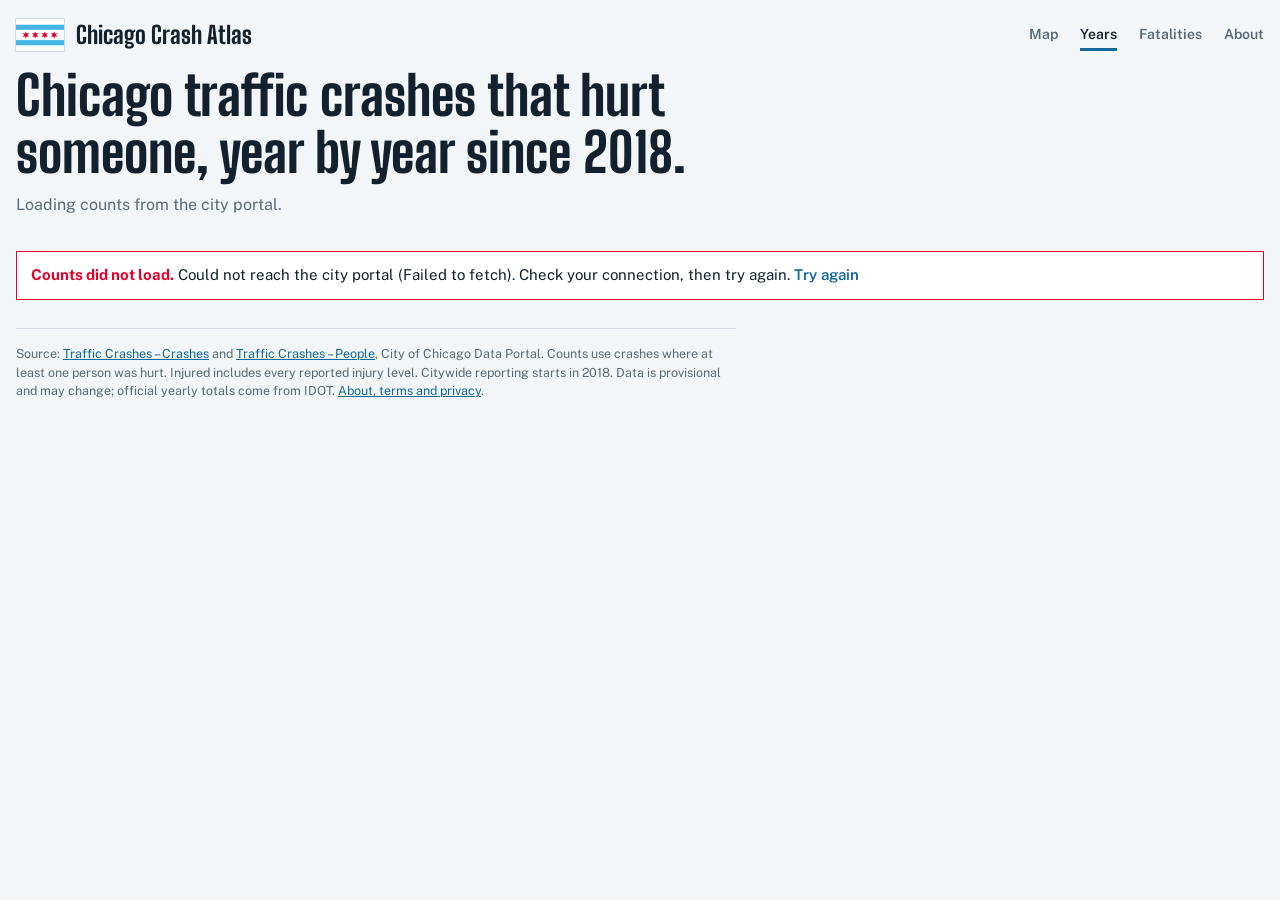
<file: years.html>
<!doctype html>
<html lang="en">
<head>
<meta charset="utf-8">
<meta name="viewport" content="width=device-width, initial-scale=1, viewport-fit=cover">
<title>Chicago Traffic Crashes by Year and Month | Chicago Crash Atlas</title>
<meta name="description" content="Chicago traffic crashes with injuries, pedestrians and cyclists hurt, and people killed, every year and month since 2018. Compare this year with last year.">
<!-- Google tag (GTM-KTRFPG9G) -->
<script async src="https://www.googletagmanager.com/gtm.js?id=GTM-KTRFPG9G"></script>
<script>window.dataLayer=window.dataLayer||[];function gtag(){dataLayer.push(arguments);}gtag("js",new Date());</script>
<meta name="robots" content="index, follow, max-image-preview:large">
<meta name="theme-color" content="#F3F6F8">
<link rel="icon" href="data:image/svg+xml,%3Csvg xmlns='http://www.w3.org/2000/svg' viewBox='0 0 36 36'%3E%3Crect width='36' height='36' fill='%23fff'/%3E%3Crect y='6' width='36' height='6' fill='%2341B6E6'/%3E%3Crect y='24' width='36' height='6' fill='%2341B6E6'/%3E%3Cpath d='M18 12.5l1.6 3.1 3.4-.6-1.8 3 1.8 3-3.4-.6L18 23.5l-1.6-3.1-3.4.6 1.8-3-1.8-3 3.4.6z' fill='%23E4002B'/%3E%3C/svg%3E">
<link rel="canonical" href="https://chicagodrivesafe.com/years">
<meta property="og:url" content="https://chicagodrivesafe.com/years">
<meta property="og:type" content="article">
<meta property="og:site_name" content="Chicago Crash Atlas">
<meta property="og:title" content="Chicago Traffic Crashes by Year and Month">
<meta property="og:description" content="Chicago traffic crashes with injuries, pedestrians and cyclists hurt, and people killed, every year and month since 2018. Compare this year with last year.">
<meta property="og:locale" content="en_US">
<meta name="twitter:card" content="summary_large_image">
<meta name="twitter:title" content="Chicago Traffic Crashes by Year and Month">
<meta name="twitter:description" content="Chicago traffic crashes with injuries, pedestrians and cyclists hurt, and people killed, every year and month since 2018. Compare this year with last year.">
<script type="application/ld+json">{"@context": "https://schema.org", "@type": "Dataset", "name": "Chicago traffic crashes", "description": "Traffic crashes on City of Chicago streets reported by the Chicago Police Department, including injuries, fatalities, location, time, crash type and primary contributing cause. Updated daily.", "creator": {"@type": "GovernmentOrganization", "name": "City of Chicago", "url": "https://data.cityofchicago.org"}, "isBasedOn": "https://data.cityofchicago.org/d/85ca-t3if", "spatialCoverage": {"@type": "Place", "name": "Chicago, Illinois", "geo": {"@type": "GeoShape", "box": "41.64 -87.94 42.02 -87.52"}}, "temporalCoverage": "2018-01-01/..", "keywords": ["Chicago car crashes", "Chicago traffic accidents", "Chicago crash map", "Vision Zero Chicago", "traffic deaths"], "distribution": [{"@type": "DataDownload", "encodingFormat": "application/json", "contentUrl": "https://data.cityofchicago.org/resource/85ca-t3if.json"}]}</script>
<link rel="preload" href="/assets/fonts/big-shoulders-display-latin-800-normal.woff2" as="font" type="font/woff2" crossorigin>
<link rel="preload" href="/assets/fonts/public-sans-latin-400-normal.woff2" as="font" type="font/woff2" crossorigin>
<link rel="stylesheet" href="/assets/fonts/fonts.css">
<style>
/* Layout: one statement headline, two charts side by side under a heavy ink rule, then the full year table that opens into months. */
:root{
  --bg:#F3F6F8; --surface:#FFFFFF; --surface-2:#F0F4F7; --ink:#13212E; --muted:#596A79; --line:#D5DEE6;
  --accent:#13689A; --flagblue:#41B6E6; --inj:#DB7400; --fat:#E4002B; --cell0:#E2EAF0;
  --f-display:"Big Shoulders Display","Arial Narrow",Impact,sans-serif;
  --f-body:"Public Sans",system-ui,-apple-system,"Segoe UI",Roboto,sans-serif;
  color-scheme:light;
}
*,*::before,*::after{box-sizing:border-box;border-radius:0}
html,body{margin:0}
body{background:var(--bg);color:var(--ink);font:15px/1.5 var(--f-body);-webkit-font-smoothing:antialiased}
button{font:inherit;color:inherit;cursor:pointer}
:focus-visible{outline:2px solid var(--accent);outline-offset:2px}
.shell{max-width:1500px;margin:0 auto;padding-left:max(16px,env(safe-area-inset-left,0px));padding-right:max(16px,env(safe-area-inset-right,0px))}

.top{display:flex;flex-wrap:wrap;align-items:center;justify-content:space-between;gap:8px 20px;padding-block:18px 6px}
.brand{display:flex;align-items:center;gap:12px;font:800 24px/1 var(--f-display);color:var(--ink);text-decoration:none}
.brand svg{width:48px;height:32px;display:block;outline:1px solid var(--line);background:#fff}
nav{display:flex;gap:22px}
nav a{color:var(--muted);text-decoration:none;font-weight:600;font-size:14px;padding:6px 0}
nav a[aria-current="page"]{color:var(--ink);box-shadow:inset 0 -3px 0 var(--accent)}
@media (hover:hover) and (pointer:fine){nav a:hover{color:var(--ink)}}

.lede{padding-block:10px 22px;max-width:64rem}
.headline{margin:0;font:800 clamp(30px,4.3vw,54px)/1.06 var(--f-display);text-wrap:balance}
.headline .num{font-variant-numeric:tabular-nums}
.headline .killed{text-decoration:underline 4px var(--fat);text-underline-offset:.14em}
.deck{margin:12px 0 0;color:var(--muted);font-size:16px;max-width:64ch}
.deck b{color:var(--ink);font-variant-numeric:tabular-nums}
.down{color:#1E7A4C} .up{color:var(--fat)}

.charts{display:grid;grid-template-columns:minmax(0,1fr) minmax(0,1.25fr);gap:40px;padding-top:24px;border-top:3px solid var(--ink)}
@media (max-width:900px){.charts{grid-template-columns:minmax(0,1fr)}}
h2{margin:0 0 16px;font:600 22px/1.15 var(--f-display);letter-spacing:.01em}

.kbars{display:grid;grid-auto-flow:column;grid-auto-columns:minmax(0,1fr);gap:6px;align-items:end;height:240px}
.kcol{display:flex;flex-direction:column;justify-content:flex-end;height:100%;min-width:0}
.kcol .v{font:800 18px/1 var(--f-display);text-align:center;font-variant-numeric:tabular-nums;margin-bottom:5px}
.kcol .b{background:var(--fat)}
.kcol.partial .b{background:repeating-linear-gradient(135deg,var(--fat) 0 5px,color-mix(in oklab,var(--fat) 45%,var(--surface)) 5px 9px)}
.kyrs{display:grid;grid-auto-flow:column;grid-auto-columns:minmax(0,1fr);gap:6px;border-top:1px solid var(--ink);padding-top:6px;font-size:12px;color:var(--muted);text-align:center;font-variant-numeric:tabular-nums}
.kyrs small{display:block;font-size:10.5px;line-height:1.1}

.mgrid{display:grid;grid-template-columns:40px repeat(12,minmax(0,1fr));gap:2px}
.mgrid .h{font-size:11px;color:var(--muted);text-align:center;padding-bottom:2px}
.mgrid .y{font-size:12px;color:var(--muted);align-self:center;font-variant-numeric:tabular-nums}
.mgrid .c{height:24px;background:var(--cell0)}
.mgrid .c.none{background:transparent;outline:1px dashed var(--line);outline-offset:-1px}
.ramp{display:flex;align-items:center;gap:8px;margin-top:10px;font-size:12px;color:var(--muted)}
.ramp i{height:8px;width:120px;background:linear-gradient(90deg,var(--cell0),var(--accent))}

.tablewrap{margin-top:36px;padding-top:24px;border-top:3px solid var(--ink)}
.scroll{overflow-x:auto}
table{width:100%;border-collapse:collapse;font-variant-numeric:tabular-nums;min-width:760px}
th,td{padding:9px 12px;text-align:right;white-space:nowrap}
th:first-child,td:first-child{text-align:left}
thead th{font-size:12.5px;font-weight:600;color:var(--muted);border-bottom:1px solid var(--line)}
thead tr.grp th{font:600 17px/1.1 var(--f-display);color:var(--ink);text-align:center;border-bottom:2px solid var(--ink)}
thead tr.grp th:first-child{border-bottom:0}
tbody tr.yr td{border-top:1px solid var(--line);font-weight:600;background:var(--surface)}
tbody tr.mo td{color:var(--muted);font-size:14px;background:var(--surface-2);border-top:1px solid var(--bg)}
tbody tr.mo td:first-child{padding-left:38px}
td.k{color:var(--fat)}
td.zero{color:var(--line)}
.sep{border-left:1px solid var(--line)}
.ybtn{display:inline-flex;align-items:center;gap:10px;border:0;background:none;padding:0;font:800 20px/1 var(--f-display)}
.ybtn .chev{display:inline-block;width:9px;height:9px;border-right:2px solid var(--muted);border-bottom:2px solid var(--muted);transform:rotate(-45deg);transition:transform 160ms cubic-bezier(.23,1,.32,1)}
.ybtn[aria-expanded="true"] .chev{transform:rotate(45deg) translate(-2px,-2px)}
.ybtn small{font:500 12px var(--f-body);color:var(--muted)}

.loading{display:flex;align-items:center;gap:12px;font-weight:600;padding:24px 0}
.loading[hidden]{display:none}
.spin{width:18px;height:18px;border-radius:50%;border:2.5px solid var(--line);border-top-color:var(--accent);animation:sp .7s linear infinite}
@keyframes sp{to{transform:rotate(360deg)}}
.err{margin-top:12px;padding:12px 14px;border:1px solid var(--fat);background:var(--surface)}
.err[hidden]{display:none}
.err b{color:var(--fat)}
.clear{border:0;background:none;color:var(--accent);font-weight:600;padding:0}

footer{margin-top:28px;padding-block:16px 28px;border-top:1px solid var(--line);color:var(--muted);font-size:12.5px;max-width:90ch}
footer a{color:var(--accent)}
.tip{position:fixed;z-index:2000;pointer-events:none;background:var(--surface);color:var(--ink);border:1px solid var(--line);box-shadow:0 6px 20px rgba(19,33,46,.10);padding:8px 10px;font-size:13px;line-height:1.4;opacity:0;transition:opacity 120ms ease;max-width:240px}
.tip.on{opacity:1}
@media (prefers-reduced-motion:reduce){*{transition-duration:0ms!important}.spin{animation-duration:2s}}

/* ---- phone ---- */
@media (max-width:640px){
  .top{padding-block:12px 4px;gap:6px 16px}
  .brand{font-size:21px!important;gap:10px}
  .brand svg{width:39px!important;height:26px!important}
  nav,.nav{gap:18px}
  .lede{padding-block:6px 16px}
  .headline{font-size:31px!important;line-height:1.08}
  .deck{font-size:15px}
}
@media (max-width:640px){
  .charts{gap:32px}
  .kbars{height:190px;gap:3px}
  .kyrs{gap:3px;font-size:10.5px}
  .kcol .v{font-size:14px}
  .mgrid{grid-template-columns:34px repeat(12,minmax(0,1fr))}
  .mgrid .c{height:20px}
  .tablewrap{margin-top:28px}
  th,td{padding:8px 10px}
  th:first-child,td:first-child{position:sticky;left:0;z-index:1;background:inherit}
  thead th:first-child{background:var(--bg)}
  tbody tr.yr td:first-child{background:var(--surface)}
  tbody tr.mo td:first-child{background:var(--surface-2);padding-left:24px}
  .ybtn{font-size:18px}
}
</style>
</head>
<body>
<div class="shell">
  <header class="top">
    <a class="brand" href="/"><span id="flag"></span><span>Chicago Crash Atlas</span></a>
    <nav aria-label="Pages"><a href="/">Map</a><a href="/years" aria-current="page">Years</a><a href="/fatalities">Fatalities</a><a href="/about">About</a></nav>
  </header>

  <section class="lede" aria-live="polite">
    <h1 class="headline" id="headline">Chicago traffic crashes that hurt someone, year by year since 2018.</h1>
    <p class="deck" id="deck">Loading counts from the city portal.</p>
  </section>

  <div class="loading" id="loading"><span class="spin"></span>Counting crashes since 2018…</div>
  <div class="err" id="err" role="alert" hidden></div>

  <div id="content" hidden>
    <section class="charts">
      <div>
        <h2>People killed each year</h2>
        <div class="kbars" id="kbars"></div>
        <div class="kyrs" id="kyrs"></div>
      </div>
      <div>
        <h2>Crashes with injuries, month by month</h2>
        <div class="mgrid" id="mgrid"></div>
        <div class="ramp"><span>fewer</span><i></i><span>more</span></div>
      </div>
    </section>

    <section class="tablewrap">
      <h2>Every year, and every month inside it</h2>
      <div class="scroll">
        <table>
          <thead>
            <tr class="grp"><th></th><th></th><th colspan="2">People</th><th colspan="2" class="sep">Pedestrians</th><th colspan="2" class="sep">Cyclists</th></tr>
            <tr><th>Year</th><th>Crashes with injuries</th><th>Killed</th><th>Injured</th><th class="sep">Killed</th><th>Injured</th><th class="sep">Killed</th><th>Injured</th></tr>
          </thead>
          <tbody id="tbody"></tbody>
        </table>
      </div>
    </section>
  </div>

  <footer>
    Source: <a href="https://data.cityofchicago.org/d/85ca-t3if" target="_blank" rel="noopener">Traffic Crashes – Crashes</a> and <a href="https://data.cityofchicago.org/d/u6pd-qa9d" target="_blank" rel="noopener">Traffic Crashes – People</a>, City of Chicago Data Portal.
    Counts use crashes where at least one person was hurt. Injured includes every reported injury level. Citywide reporting starts in 2018. Data is provisional and may change; official yearly totals come from IDOT.
   <a href="/about">About, terms and privacy</a>.
  </footer>
</div>
<div class="tip" id="tip" role="tooltip"></div>

<script>
(function(){
"use strict";
const RES = location.hostname.endsWith("chicagodrivesafe.com") || location.hostname.endsWith(".workers.dev") ? "/api/" : "https://data.cityofchicago.org/resource/";
const W = "crash_date >= '2018-01-01T00:00:00'";
const MON = ["January","February","March","April","May","June","July","August","September","October","November","December"];
const $ = id => document.getElementById(id);
const fmt = n => Number(n).toLocaleString("en-US");
const q = (id, o) => RES + id + ".json?" + Object.entries(o).map(([k,v]) => k + "=" + encodeURIComponent(v)).join("&");
const ok = r => { if (!r.ok) throw new Error("the portal returned " + r.status); return r.json(); };

function flagSVG(){
  let st = "";
  for (const x of [11.5, 22.5, 33.5, 44.5]){
    const pts = [];
    for (let i = 0; i < 12; i++){ const a = Math.PI/6*i - Math.PI/2, r = i % 2 ? 1.9 : 4.4; pts.push((x + r*Math.cos(a)).toFixed(2) + "," + (18 + r*Math.sin(a)).toFixed(2)); }
    st += '<polygon points="' + pts.join(" ") + '" fill="#E4002B"/>';
  }
  return '<svg viewBox="0 0 56 36" role="img" aria-label="Flag of Chicago"><rect width="56" height="36" fill="#fff"/><rect y="6" width="56" height="6" fill="#41B6E6"/><rect y="24" width="56" height="6" fill="#41B6E6"/>' + st + "</svg>";
}
$("flag").innerHTML = flagSVG();

const blank = () => ({ crashes:0, pk:0, pi:0, pedk:0, pedi:0, cyck:0, cyci:0 });
const add = (a, b) => { for (const k in a) a[k] += b[k]; return a; };

async function load(){
  $("err").hidden = true; $("loading").hidden = false;
  try {
    const [c, p] = await Promise.all([
      fetch(q("85ca-t3if", { "$select":"date_extract_y(crash_date) as yr, date_extract_m(crash_date) as mo, count(*) as n",
        "$where": W + " AND injuries_total > 0", "$group":"yr,mo", "$limit":"5000" })).then(ok),
      fetch(q("u6pd-qa9d", { "$select":"date_extract_y(crash_date) as yr, date_extract_m(crash_date) as mo, person_type as pt, injury_classification as ic, count(*) as n",
        "$where": W + " AND injury_classification IS NOT NULL AND injury_classification != 'NO INDICATION OF INJURY'", "$group":"yr,mo,pt,ic", "$limit":"20000" })).then(ok)
    ]);
    build(c, p);
  } catch (e){
    $("err").innerHTML = "<b>Counts did not load.</b> " + (location.protocol === "file:"
      ? "Open this page through the local server: <code>http://localhost:8000/years.html</code>."
      : "Could not reach the city portal (" + String(e.message).replace(/[<>&]/g, "") + "). Check your connection, then try again.") +
      ' <button type="button" class="clear" id="retry">Try again</button>';
    $("err").hidden = false; $("retry").onclick = load;
  } finally { $("loading").hidden = true; }
}

function build(c, p){
  const M = {};
  const cell = (y, m) => ((M[y] = M[y] || {})[m] = M[y][m] || blank());
  for (const r of c) cell(+r.yr, +r.mo).crashes += +r.n;
  for (const r of p){
    const o = cell(+r.yr, +r.mo), n = +r.n, dead = r.ic === "FATAL";
    if (dead) o.pk += n; else o.pi += n;
    if (r.pt === "PEDESTRIAN"){ if (dead) o.pedk += n; else o.pedi += n; }
    if (r.pt === "BICYCLE"){ if (dead) o.cyck += n; else o.cyci += n; }
  }
  const years = Object.keys(M).map(Number).filter(y => y >= 2018).sort((a,b) => a - b);
  const Y = {}; for (const y of years) Y[y] = Object.values(M[y]).reduce(add, blank());
  const cur = years[years.length - 1], prev = cur - 1;
  const curMonths = Object.keys(M[cur]).map(Number), lastMo = Math.max(...curMonths);
  const full = lastMo - 1; // last complete month this year

  // headline
  const all = years.reduce((s, y) => add(s, {...Y[y]}), blank());
  $("headline").innerHTML = 'Since 2018, Chicago police have reported <span class="num">' + fmt(all.crashes) +
    '</span> crashes that hurt someone. <span class="killed"><span class="num">' + fmt(all.pk) + "</span> people were killed</span>.";
  if (full >= 1 && M[prev]){
    const sum = y => { const s = blank(); for (let m = 1; m <= full; m++) if (M[y][m]) add(s, M[y][m]); return s; };
    const a = sum(cur), b = sum(prev), pct = b.crashes ? Math.round((a.crashes - b.crashes) / b.crashes * 100) : 0;
    const dir = pct < 0 ? '<b class="down">' + Math.abs(pct) + "% fewer</b>" : pct > 0 ? '<b class="up">' + pct + "% more</b>" : "<b>the same number of</b>";
    $("deck").innerHTML = "From January through " + MON[full - 1] + ", " + cur + " had " + dir + " injury crashes than the same months of " + prev +
      ", and <b>" + fmt(a.pk) + "</b> deaths against <b>" + fmt(b.pk) + "</b>.";
  } else $("deck").textContent = "Counts are by the date of the crash.";

  // killed bars
  const kmax = Math.max(...years.map(y => Y[y].pk), 1);
  $("kbars").innerHTML = years.map(y => '<div class="kcol' + (y === cur ? " partial" : "") + '" data-tip="<b>' + y + (y === cur ? " so far" : "") + "</b><br>" +
    fmt(Y[y].pk) + " killed<br>" + fmt(Y[y].pedk) + " pedestrians, " + fmt(Y[y].cyck) + ' cyclists"><span class="v">' + fmt(Y[y].pk) +
    '</span><span class="b" style="height:' + (Y[y].pk / kmax * 82).toFixed(1) + '%"></span></div>').join("");
  $("kyrs").innerHTML = years.map(y => "<span>" + y + (y === cur ? "<small>so far</small>" : "") + "</span>").join("");

  // month grid
  let cmax = 1; for (const y of years) for (const m in M[y]) if (!(y === cur && +m === lastMo)) cmax = Math.max(cmax, M[y][m].crashes);
  let g = '<span></span>' + MON.map(m => '<span class="h">' + m[0] + "</span>").join("");
  for (const y of years){
    g += '<span class="y">' + y + "</span>";
    for (let m = 1; m <= 12; m++){
      const o = M[y][m];
      if (!o){ g += '<span class="c none" data-tip="<b>' + MON[m-1] + " " + y + '</b><br>no data yet"></span>'; continue; }
      const partial = y === cur && m === lastMo, t = Math.min(1, o.crashes / cmax), mix = Math.round(Math.pow(t, 1.6) * 100);
      g += '<span class="c" style="background:color-mix(in oklab,var(--accent) ' + mix + '%,var(--cell0))" data-tip="<b>' + MON[m-1] + " " + y + (partial ? " so far" : "") +
        "</b><br>" + fmt(o.crashes) + " crashes with injuries<br>" + fmt(o.pk) + ' killed"></span>';
    }
  }
  $("mgrid").innerHTML = g;

  // table
  const td = (v, cls) => '<td class="' + (cls || "") + (v === 0 ? " zero" : "") + '">' + fmt(v) + "</td>";
  const cells = o => td(o.crashes) + td(o.pk, "k") + td(o.pi) + td(o.pedk, "sep k") + td(o.pedi) + td(o.cyck, "sep k") + td(o.cyci);
  let body = "";
  for (const y of [...years].reverse()){
    body += '<tr class="yr"><td><button type="button" class="ybtn" aria-expanded="false" data-y="' + y + '"><span class="chev" aria-hidden="true"></span>' + y +
      (y === cur ? "<small>so far</small>" : "") + "</button></td>" + cells(Y[y]) + "</tr>";
    for (let m = 12; m >= 1; m--) if (M[y][m]) body += '<tr class="mo" data-of="' + y + '" hidden><td>' + MON[m-1] + (y === cur && m === lastMo ? " (so far)" : "") + "</td>" + cells(M[y][m]) + "</tr>";
  }
  $("tbody").innerHTML = body;
  $("content").hidden = false;
}

$("tbody").addEventListener("click", e => {
  const b = e.target.closest(".ybtn"); if (!b) return;
  const open = b.getAttribute("aria-expanded") !== "true";
  b.setAttribute("aria-expanded", String(open)); if (open && window.gtag) gtag("event", "expand_year", { year: b.dataset.y });
  document.querySelectorAll('tr.mo[data-of="' + b.dataset.y + '"]').forEach(r => r.hidden = !open);
});

const tip = $("tip");
document.addEventListener("pointerover", e => { const t = e.target.closest("[data-tip]"); if (!t){ tip.classList.remove("on"); return; } tip.innerHTML = t.dataset.tip; tip.classList.add("on"); });
document.addEventListener("pointermove", e => { if (!tip.classList.contains("on")) return;
  const w = tip.offsetWidth, h = tip.offsetHeight; let x = e.clientX + 14, y = e.clientY - h - 12;
  if (x + w > innerWidth - 8) x = e.clientX - w - 14; if (y < 8) y = e.clientY + 18;
  tip.style.left = x + "px"; tip.style.top = y + "px"; });
document.addEventListener("pointerout", e => { if (!e.relatedTarget || !e.relatedTarget.closest || !e.relatedTarget.closest("[data-tip]")) tip.classList.remove("on"); });

load();
})();
</script>
</body>
</html>
</file>
<file: assets/fonts/fonts.css>
@font-face{font-family:"Big Shoulders Display";font-style:normal;font-weight:600;font-display:swap;src:url(big-shoulders-display-latin-600-normal.woff2) format("woff2")}
@font-face{font-family:"Big Shoulders Display";font-style:normal;font-weight:800;font-display:swap;src:url(big-shoulders-display-latin-800-normal.woff2) format("woff2")}
@font-face{font-family:"Public Sans";font-style:normal;font-weight:400;font-display:swap;src:url(public-sans-latin-400-normal.woff2) format("woff2")}
@font-face{font-family:"Public Sans";font-style:normal;font-weight:500;font-display:swap;src:url(public-sans-latin-500-normal.woff2) format("woff2")}
@font-face{font-family:"Public Sans";font-style:normal;font-weight:600;font-display:swap;src:url(public-sans-latin-600-normal.woff2) format("woff2")}
@font-face{font-family:"Public Sans";font-style:normal;font-weight:700;font-display:swap;src:url(public-sans-latin-700-normal.woff2) format("woff2")}
</file>
<file: assets/leaflet/leaflet.css>
/* required styles */

.leaflet-pane,
.leaflet-tile,
.leaflet-marker-icon,
.leaflet-marker-shadow,
.leaflet-tile-container,
.leaflet-pane > svg,
.leaflet-pane > canvas,
.leaflet-zoom-box,
.leaflet-image-layer,
.leaflet-layer {
	position: absolute;
	left: 0;
	top: 0;
	}
.leaflet-container {
	overflow: hidden;
	}
.leaflet-tile,
.leaflet-marker-icon,
.leaflet-marker-shadow {
	-webkit-user-select: none;
	   -moz-user-select: none;
	        user-select: none;
	  -webkit-user-drag: none;
	}
/* Prevents IE11 from highlighting tiles in blue */
.leaflet-tile::selection {
	background: transparent;
}
/* Safari renders non-retina tile on retina better with this, but Chrome is worse */
.leaflet-safari .leaflet-tile {
	image-rendering: -webkit-optimize-contrast;
	}
/* hack that prevents hw layers "stretching" when loading new tiles */
.leaflet-safari .leaflet-tile-container {
	width: 1600px;
	height: 1600px;
	-webkit-transform-origin: 0 0;
	}
.leaflet-marker-icon,
.leaflet-marker-shadow {
	display: block;
	}
/* .leaflet-container svg: reset svg max-width decleration shipped in Joomla! (joomla.org) 3.x */
/* .leaflet-container img: map is broken in FF if you have max-width: 100% on tiles */
.leaflet-container .leaflet-overlay-pane svg {
	max-width: none !important;
	max-height: none !important;
	}
.leaflet-container .leaflet-marker-pane img,
.leaflet-container .leaflet-shadow-pane img,
.leaflet-container .leaflet-tile-pane img,
.leaflet-container img.leaflet-image-layer,
.leaflet-container .leaflet-tile {
	max-width: none !important;
	max-height: none !important;
	width: auto;
	padding: 0;
	}

.leaflet-container img.leaflet-tile {
	/* See: https://bugs.chromium.org/p/chromium/issues/detail?id=600120 */
	mix-blend-mode: plus-lighter;
}

.leaflet-container.leaflet-touch-zoom {
	-ms-touch-action: pan-x pan-y;
	touch-action: pan-x pan-y;
	}
.leaflet-container.leaflet-touch-drag {
	-ms-touch-action: pinch-zoom;
	/* Fallback for FF which doesn't support pinch-zoom */
	touch-action: none;
	touch-action: pinch-zoom;
}
.leaflet-container.leaflet-touch-drag.leaflet-touch-zoom {
	-ms-touch-action: none;
	touch-action: none;
}
.leaflet-container {
	-webkit-tap-highlight-color: transparent;
}
.leaflet-container a {
	-webkit-tap-highlight-color: rgba(51, 181, 229, 0.4);
}
.leaflet-tile {
	filter: inherit;
	visibility: hidden;
	}
.leaflet-tile-loaded {
	visibility: inherit;
	}
.leaflet-zoom-box {
	width: 0;
	height: 0;
	-moz-box-sizing: border-box;
	     box-sizing: border-box;
	z-index: 800;
	}
/* workaround for https://bugzilla.mozilla.org/show_bug.cgi?id=888319 */
.leaflet-overlay-pane svg {
	-moz-user-select: none;
	}

.leaflet-pane         { z-index: 400; }

.leaflet-tile-pane    { z-index: 200; }
.leaflet-overlay-pane { z-index: 400; }
.leaflet-shadow-pane  { z-index: 500; }
.leaflet-marker-pane  { z-index: 600; }
.leaflet-tooltip-pane   { z-index: 650; }
.leaflet-popup-pane   { z-index: 700; }

.leaflet-map-pane canvas { z-index: 100; }
.leaflet-map-pane svg    { z-index: 200; }

.leaflet-vml-shape {
	width: 1px;
	height: 1px;
	}
.lvml {
	behavior: url(#default#VML);
	display: inline-block;
	position: absolute;
	}


/* control positioning */

.leaflet-control {
	position: relative;
	z-index: 800;
	pointer-events: visiblePainted; /* IE 9-10 doesn't have auto */
	pointer-events: auto;
	}
.leaflet-top,
.leaflet-bottom {
	position: absolute;
	z-index: 1000;
	pointer-events: none;
	}
.leaflet-top {
	top: 0;
	}
.leaflet-right {
	right: 0;
	}
.leaflet-bottom {
	bottom: 0;
	}
.leaflet-left {
	left: 0;
	}
.leaflet-control {
	float: left;
	clear: both;
	}
.leaflet-right .leaflet-control {
	float: right;
	}
.leaflet-top .leaflet-control {
	margin-top: 10px;
	}
.leaflet-bottom .leaflet-control {
	margin-bottom: 10px;
	}
.leaflet-left .leaflet-control {
	margin-left: 10px;
	}
.leaflet-right .leaflet-control {
	margin-right: 10px;
	}


/* zoom and fade animations */

.leaflet-fade-anim .leaflet-popup {
	opacity: 0;
	-webkit-transition: opacity 0.2s linear;
	   -moz-transition: opacity 0.2s linear;
	        transition: opacity 0.2s linear;
	}
.leaflet-fade-anim .leaflet-map-pane .leaflet-popup {
	opacity: 1;
	}
.leaflet-zoom-animated {
	-webkit-transform-origin: 0 0;
	    -ms-transform-origin: 0 0;
	        transform-origin: 0 0;
	}
svg.leaflet-zoom-animated {
	will-change: transform;
}

.leaflet-zoom-anim .leaflet-zoom-animated {
	-webkit-transition: -webkit-transform 0.25s cubic-bezier(0,0,0.25,1);
	   -moz-transition:    -moz-transform 0.25s cubic-bezier(0,0,0.25,1);
	        transition:         transform 0.25s cubic-bezier(0,0,0.25,1);
	}
.leaflet-zoom-anim .leaflet-tile,
.leaflet-pan-anim .leaflet-tile {
	-webkit-transition: none;
	   -moz-transition: none;
	        transition: none;
	}

.leaflet-zoom-anim .leaflet-zoom-hide {
	visibility: hidden;
	}


/* cursors */

.leaflet-interactive {
	cursor: pointer;
	}
.leaflet-grab {
	cursor: -webkit-grab;
	cursor:    -moz-grab;
	cursor:         grab;
	}
.leaflet-crosshair,
.leaflet-crosshair .leaflet-interactive {
	cursor: crosshair;
	}
.leaflet-popup-pane,
.leaflet-control {
	cursor: auto;
	}
.leaflet-dragging .leaflet-grab,
.leaflet-dragging .leaflet-grab .leaflet-interactive,
.leaflet-dragging .leaflet-marker-draggable {
	cursor: move;
	cursor: -webkit-grabbing;
	cursor:    -moz-grabbing;
	cursor:         grabbing;
	}

/* marker & overlays interactivity */
.leaflet-marker-icon,
.leaflet-marker-shadow,
.leaflet-image-layer,
.leaflet-pane > svg path,
.leaflet-tile-container {
	pointer-events: none;
	}

.leaflet-marker-icon.leaflet-interactive,
.leaflet-image-layer.leaflet-interactive,
.leaflet-pane > svg path.leaflet-interactive,
svg.leaflet-image-layer.leaflet-interactive path {
	pointer-events: visiblePainted; /* IE 9-10 doesn't have auto */
	pointer-events: auto;
	}

/* visual tweaks */

.leaflet-container {
	background: #ddd;
	outline-offset: 1px;
	}
.leaflet-container a {
	color: #0078A8;
	}
.leaflet-zoom-box {
	border: 2px dotted #38f;
	background: rgba(255,255,255,0.5);
	}


/* general typography */
.leaflet-container {
	font-family: "Helvetica Neue", Arial, Helvetica, sans-serif;
	font-size: 12px;
	font-size: 0.75rem;
	line-height: 1.5;
	}


/* general toolbar styles */

.leaflet-bar {
	box-shadow: 0 1px 5px rgba(0,0,0,0.65);
	border-radius: 4px;
	}
.leaflet-bar a {
	background-color: #fff;
	border-bottom: 1px solid #ccc;
	width: 26px;
	height: 26px;
	line-height: 26px;
	display: block;
	text-align: center;
	text-decoration: none;
	color: black;
	}
.leaflet-bar a,
.leaflet-control-layers-toggle {
	background-position: 50% 50%;
	background-repeat: no-repeat;
	display: block;
	}
.leaflet-bar a:hover,
.leaflet-bar a:focus {
	background-color: #f4f4f4;
	}
.leaflet-bar a:first-child {
	border-top-left-radius: 4px;
	border-top-right-radius: 4px;
	}
.leaflet-bar a:last-child {
	border-bottom-left-radius: 4px;
	border-bottom-right-radius: 4px;
	border-bottom: none;
	}
.leaflet-bar a.leaflet-disabled {
	cursor: default;
	background-color: #f4f4f4;
	color: #bbb;
	}

.leaflet-touch .leaflet-bar a {
	width: 30px;
	height: 30px;
	line-height: 30px;
	}
.leaflet-touch .leaflet-bar a:first-child {
	border-top-left-radius: 2px;
	border-top-right-radius: 2px;
	}
.leaflet-touch .leaflet-bar a:last-child {
	border-bottom-left-radius: 2px;
	border-bottom-right-radius: 2px;
	}

/* zoom control */

.leaflet-control-zoom-in,
.leaflet-control-zoom-out {
	font: bold 18px 'Lucida Console', Monaco, monospace;
	text-indent: 1px;
	}

.leaflet-touch .leaflet-control-zoom-in, .leaflet-touch .leaflet-control-zoom-out  {
	font-size: 22px;
	}


/* layers control */

.leaflet-control-layers {
	box-shadow: 0 1px 5px rgba(0,0,0,0.4);
	background: #fff;
	border-radius: 5px;
	}
.leaflet-control-layers-toggle {
	background-image: url(images/layers.png);
	width: 36px;
	height: 36px;
	}
.leaflet-retina .leaflet-control-layers-toggle {
	background-image: url(images/layers-2x.png);
	background-size: 26px 26px;
	}
.leaflet-touch .leaflet-control-layers-toggle {
	width: 44px;
	height: 44px;
	}
.leaflet-control-layers .leaflet-control-layers-list,
.leaflet-control-layers-expanded .leaflet-control-layers-toggle {
	display: none;
	}
.leaflet-control-layers-expanded .leaflet-control-layers-list {
	display: block;
	position: relative;
	}
.leaflet-control-layers-expanded {
	padding: 6px 10px 6px 6px;
	color: #333;
	background: #fff;
	}
.leaflet-control-layers-scrollbar {
	overflow-y: scroll;
	overflow-x: hidden;
	padding-right: 5px;
	}
.leaflet-control-layers-selector {
	margin-top: 2px;
	position: relative;
	top: 1px;
	}
.leaflet-control-layers label {
	display: block;
	font-size: 13px;
	font-size: 1.08333em;
	}
.leaflet-control-layers-separator {
	height: 0;
	border-top: 1px solid #ddd;
	margin: 5px -10px 5px -6px;
	}

/* Default icon URLs */
.leaflet-default-icon-path { /* used only in path-guessing heuristic, see L.Icon.Default */
	background-image: url(images/marker-icon.png);
	}


/* attribution and scale controls */

.leaflet-container .leaflet-control-attribution {
	background: #fff;
	background: rgba(255, 255, 255, 0.8);
	margin: 0;
	}
.leaflet-control-attribution,
.leaflet-control-scale-line {
	padding: 0 5px;
	color: #333;
	line-height: 1.4;
	}
.leaflet-control-attribution a {
	text-decoration: none;
	}
.leaflet-control-attribution a:hover,
.leaflet-control-attribution a:focus {
	text-decoration: underline;
	}
.leaflet-attribution-flag {
	display: inline !important;
	vertical-align: baseline !important;
	width: 1em;
	height: 0.6669em;
	}
.leaflet-left .leaflet-control-scale {
	margin-left: 5px;
	}
.leaflet-bottom .leaflet-control-scale {
	margin-bottom: 5px;
	}
.leaflet-control-scale-line {
	border: 2px solid #777;
	border-top: none;
	line-height: 1.1;
	padding: 2px 5px 1px;
	white-space: nowrap;
	-moz-box-sizing: border-box;
	     box-sizing: border-box;
	background: rgba(255, 255, 255, 0.8);
	text-shadow: 1px 1px #fff;
	}
.leaflet-control-scale-line:not(:first-child) {
	border-top: 2px solid #777;
	border-bottom: none;
	margin-top: -2px;
	}
.leaflet-control-scale-line:not(:first-child):not(:last-child) {
	border-bottom: 2px solid #777;
	}

.leaflet-touch .leaflet-control-attribution,
.leaflet-touch .leaflet-control-layers,
.leaflet-touch .leaflet-bar {
	box-shadow: none;
	}
.leaflet-touch .leaflet-control-layers,
.leaflet-touch .leaflet-bar {
	border: 2px solid rgba(0,0,0,0.2);
	background-clip: padding-box;
	}


/* popup */

.leaflet-popup {
	position: absolute;
	text-align: center;
	margin-bottom: 20px;
	}
.leaflet-popup-content-wrapper {
	padding: 1px;
	text-align: left;
	border-radius: 12px;
	}
.leaflet-popup-content {
	margin: 13px 24px 13px 20px;
	line-height: 1.3;
	font-size: 13px;
	font-size: 1.08333em;
	min-height: 1px;
	}
.leaflet-popup-content p {
	margin: 17px 0;
	margin: 1.3em 0;
	}
.leaflet-popup-tip-container {
	width: 40px;
	height: 20px;
	position: absolute;
	left: 50%;
	margin-top: -1px;
	margin-left: -20px;
	overflow: hidden;
	pointer-events: none;
	}
.leaflet-popup-tip {
	width: 17px;
	height: 17px;
	padding: 1px;

	margin: -10px auto 0;
	pointer-events: auto;

	-webkit-transform: rotate(45deg);
	   -moz-transform: rotate(45deg);
	    -ms-transform: rotate(45deg);
	        transform: rotate(45deg);
	}
.leaflet-popup-content-wrapper,
.leaflet-popup-tip {
	background: white;
	color: #333;
	box-shadow: 0 3px 14px rgba(0,0,0,0.4);
	}
.leaflet-container a.leaflet-popup-close-button {
	position: absolute;
	top: 0;
	right: 0;
	border: none;
	text-align: center;
	width: 24px;
	height: 24px;
	font: 16px/24px Tahoma, Verdana, sans-serif;
	color: #757575;
	text-decoration: none;
	background: transparent;
	}
.leaflet-container a.leaflet-popup-close-button:hover,
.leaflet-container a.leaflet-popup-close-button:focus {
	color: #585858;
	}
.leaflet-popup-scrolled {
	overflow: auto;
	}

.leaflet-oldie .leaflet-popup-content-wrapper {
	-ms-zoom: 1;
	}
.leaflet-oldie .leaflet-popup-tip {
	width: 24px;
	margin: 0 auto;

	-ms-filter: "progid:DXImageTransform.Microsoft.Matrix(M11=0.70710678, M12=0.70710678, M21=-0.70710678, M22=0.70710678)";
	filter: progid:DXImageTransform.Microsoft.Matrix(M11=0.70710678, M12=0.70710678, M21=-0.70710678, M22=0.70710678);
	}

.leaflet-oldie .leaflet-control-zoom,
.leaflet-oldie .leaflet-control-layers,
.leaflet-oldie .leaflet-popup-content-wrapper,
.leaflet-oldie .leaflet-popup-tip {
	border: 1px solid #999;
	}


/* div icon */

.leaflet-div-icon {
	background: #fff;
	border: 1px solid #666;
	}


/* Tooltip */
/* Base styles for the element that has a tooltip */
.leaflet-tooltip {
	position: absolute;
	padding: 6px;
	background-color: #fff;
	border: 1px solid #fff;
	border-radius: 3px;
	color: #222;
	white-space: nowrap;
	-webkit-user-select: none;
	-moz-user-select: none;
	-ms-user-select: none;
	user-select: none;
	pointer-events: none;
	box-shadow: 0 1px 3px rgba(0,0,0,0.4);
	}
.leaflet-tooltip.leaflet-interactive {
	cursor: pointer;
	pointer-events: auto;
	}
.leaflet-tooltip-top:before,
.leaflet-tooltip-bottom:before,
.leaflet-tooltip-left:before,
.leaflet-tooltip-right:before {
	position: absolute;
	pointer-events: none;
	border: 6px solid transparent;
	background: transparent;
	content: "";
	}

/* Directions */

.leaflet-tooltip-bottom {
	margin-top: 6px;
}
.leaflet-tooltip-top {
	margin-top: -6px;
}
.leaflet-tooltip-bottom:before,
.leaflet-tooltip-top:before {
	left: 50%;
	margin-left: -6px;
	}
.leaflet-tooltip-top:before {
	bottom: 0;
	margin-bottom: -12px;
	border-top-color: #fff;
	}
.leaflet-tooltip-bottom:before {
	top: 0;
	margin-top: -12px;
	margin-left: -6px;
	border-bottom-color: #fff;
	}
.leaflet-tooltip-left {
	margin-left: -6px;
}
.leaflet-tooltip-right {
	margin-left: 6px;
}
.leaflet-tooltip-left:before,
.leaflet-tooltip-right:before {
	top: 50%;
	margin-top: -6px;
	}
.leaflet-tooltip-left:before {
	right: 0;
	margin-right: -12px;
	border-left-color: #fff;
	}
.leaflet-tooltip-right:before {
	left: 0;
	margin-left: -12px;
	border-right-color: #fff;
	}

/* Printing */

@media print {
	/* Prevent printers from removing background-images of controls. */
	.leaflet-control {
		-webkit-print-color-adjust: exact;
		print-color-adjust: exact;
		}
	}
</file>
